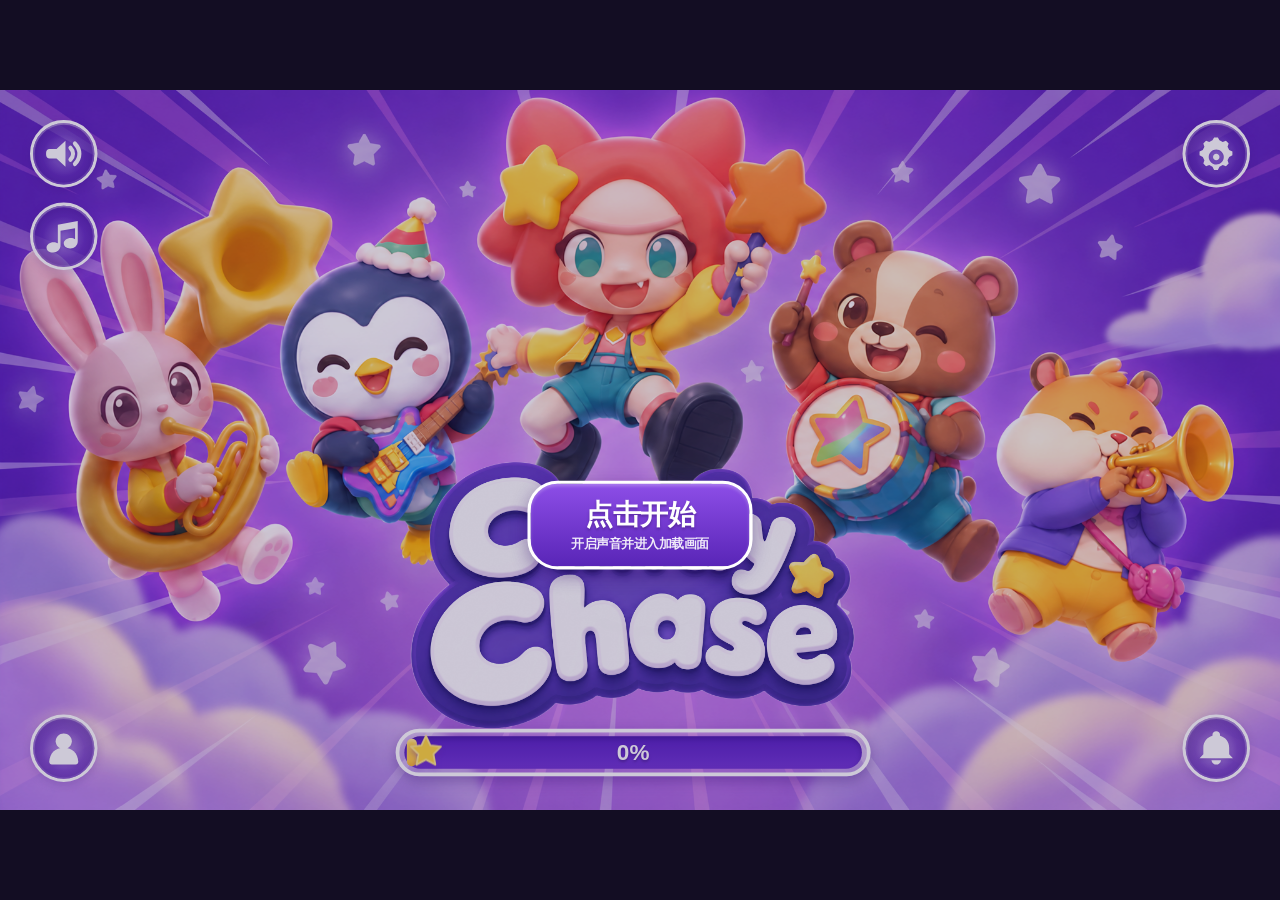
<file: games/candy-chase/index.html>
<!doctype html>
<html lang="zh-CN">
  <head>
    <meta charset="UTF-8" />
    <meta name="viewport" content="width=device-width, initial-scale=1.0" />
    <link rel="icon" href="data:," />
    <title>角色选择</title>
    <script type="module" crossorigin src="/games/candy-chase/assets/app-bNz7AKC-.js"></script>
    <link rel="modulepreload" crossorigin href="/games/candy-chase/assets/media-Cp8gkqWw.js">
    <link rel="stylesheet" crossorigin href="/games/candy-chase/assets/app-CHdUl5Gr.css">
  </head>
  <body>
    <div id="root"></div>
  </body>
</html>
</file>
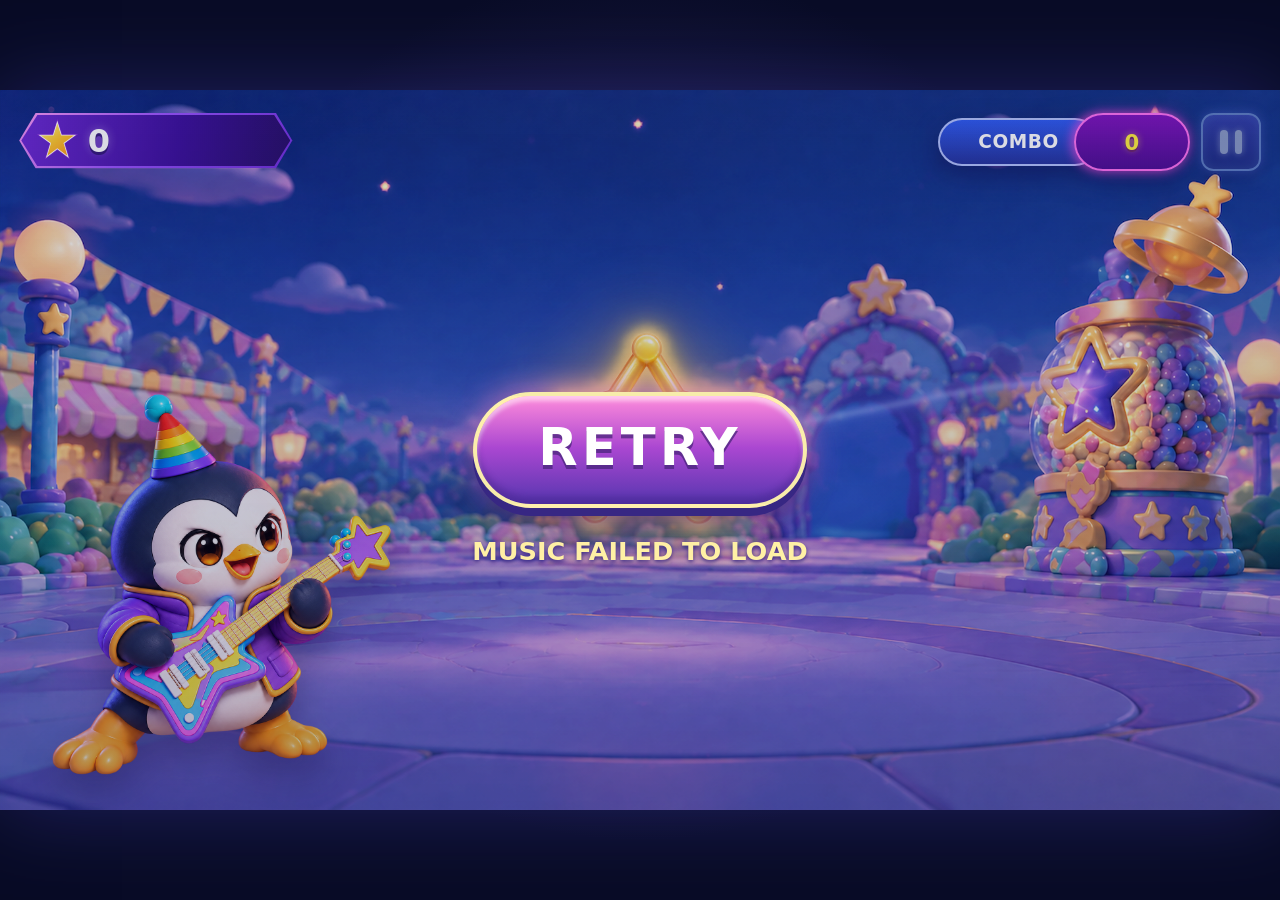
<file: games/candy-chase/rhythm-game/index.html>
<!doctype html>
<html lang="zh-CN">
<head>
  <meta charset="utf-8">
  <meta name="viewport" content="width=device-width, initial-scale=1">
  <meta name="color-scheme" content="dark">
  <title>Candy Rhythm</title>
  <link rel="stylesheet" href="styles.css?v=7">
  <link rel="stylesheet" href="magic-attack-d.css?v=3">
  <link rel="stylesheet" href="countdown-assets.css?v=1">
</head>
<body>
  <main class="game-shell" aria-label="Candy rhythm game">
    <section id="gameStage" class="game-stage" aria-label="Rhythm game stage">
      <audio
        id="gameBgm"
        preload="auto"
        src="assets/audio/game-bgm.m4a"
        aria-hidden="true"
      ></audio>

      <img
        class="scene-background"
        src="assets/backgrounds/game-background.png"
        alt=""
        draggable="false"
      >

      <svg
        class="track-layer"
        viewBox="0 0 2048 1152"
        preserveAspectRatio="none"
        aria-hidden="true"
      >
        <defs>
          <linearGradient id="bladeBodyGradient" x1="-150" y1="0" x2="150" y2="0" gradientUnits="userSpaceOnUse">
            <stop offset="0" stop-color="#b76cff" stop-opacity="0.06" />
            <stop offset="0.52" stop-color="#8b8cff" stop-opacity="0.16" />
            <stop offset="0.82" stop-color="#8deaff" stop-opacity="0.3" />
            <stop offset="1" stop-color="#f4ffff" stop-opacity="0.68" />
          </linearGradient>
          <linearGradient id="trackGradient" x1="1" y1="0" x2="0" y2="0">
            <stop offset="0" stop-color="#d18aff" stop-opacity="0.98" />
            <stop offset="0.46" stop-color="#778cff" stop-opacity="0.98" />
            <stop offset="1" stop-color="#c6f8ff" stop-opacity="1" />
          </linearGradient>
          <filter id="trackGlow" x="-30%" y="-150%" width="160%" height="400%">
            <feGaussianBlur stdDeviation="17" />
          </filter>
          <filter id="trackMiddleGlow" x="-30%" y="-150%" width="160%" height="400%">
            <feGaussianBlur stdDeviation="6" />
          </filter>
          <filter id="trackInnerGlow" x="-30%" y="-150%" width="160%" height="400%">
            <feGaussianBlur stdDeviation="3.2" />
          </filter>
        </defs>

        <path
          class="track-halo"
              d="M 1765 470 C 1545 445 1310 565 1035 545"
        />
        <path
          id="travelPath"
          class="track-core"
          d="M 1765 470 C 1545 445 1310 565 1035 545"
        />
        <path
          class="track-flow"
          d="M 1765 470 C 1545 445 1310 565 1035 545"
        />
        <g class="track-sparkles">
          <g transform="translate(1668 469)" style="--sparkle-delay: -0.2s; --sparkle-duration: 2.1s">
            <path class="track-sparkle" d="M 0 -12 C 2 -3 3 -2 12 0 C 3 2 2 3 0 12 C -2 3 -3 2 -12 0 C -3 -2 -2 -3 0 -12 Z" />
          </g>
          <g transform="translate(1555 477)" style="--sparkle-delay: -1.35s; --sparkle-duration: 2.4s">
            <path class="track-sparkle track-sparkle-small" d="M 0 -12 C 2 -3 3 -2 12 0 C 3 2 2 3 0 12 C -2 3 -3 2 -12 0 C -3 -2 -2 -3 0 -12 Z" />
          </g>
          <g transform="translate(1440 506)" style="--sparkle-delay: -0.75s; --sparkle-duration: 2.25s">
            <path class="track-sparkle" d="M 0 -12 C 2 -3 3 -2 12 0 C 3 2 2 3 0 12 C -2 3 -3 2 -12 0 C -3 -2 -2 -3 0 -12 Z" />
          </g>
          <g transform="translate(1322 532)" style="--sparkle-delay: -1.8s; --sparkle-duration: 2.5s">
            <path class="track-sparkle track-sparkle-small" d="M 0 -12 C 2 -3 3 -2 12 0 C 3 2 2 3 0 12 C -2 3 -3 2 -12 0 C -3 -2 -2 -3 0 -12 Z" />
          </g>
          <g transform="translate(1202 548)" style="--sparkle-delay: -0.45s; --sparkle-duration: 2.3s">
            <path class="track-sparkle" d="M 0 -12 C 2 -3 3 -2 12 0 C 3 2 2 3 0 12 C -2 3 -3 2 -12 0 C -3 -2 -2 -3 0 -12 Z" />
          </g>
          <g transform="translate(1090 549)" style="--sparkle-delay: -1.15s; --sparkle-duration: 2.2s">
            <path class="track-sparkle track-sparkle-small" d="M 0 -12 C 2 -3 3 -2 12 0 C 3 2 2 3 0 12 C -2 3 -3 2 -12 0 C -3 -2 -2 -3 0 -12 Z" />
          </g>
        </g>
      </svg>

      <div id="notesLayer" class="notes-layer" aria-hidden="true"></div>

      <div id="hitTarget" class="hit-target" aria-label="Hit target">
        <img
          src="assets/ui/judge-point.png"
          alt=""
          draggable="false"
        >
      </div>

      <div id="characterLayer" class="character-layer" aria-hidden="true">
        <img
          id="characterIdle"
          class="character-frame is-active"
          src="assets/characters/penguin-idle.png"
          alt=""
          draggable="false"
        >
        <img
          id="characterHit"
          class="character-frame"
          src="assets/characters/penguin-success.png"
          alt=""
          draggable="false"
        >
        <img
          id="characterMiss"
          class="character-frame"
          src="assets/characters/penguin-miss.png"
          alt=""
          draggable="false"
        >
      </div>


      <header class="hud" aria-live="polite">
        <div class="hud-score-panel">
          <span class="hud-score-star" aria-hidden="true"></span>
          <strong id="scoreValue" class="hud-score-value">0</strong>
        </div>
        <div class="hud-controls">
          <div class="hud-combo-group">
            <span class="hud-combo-label-panel">COMBO</span>
            <strong id="comboValue" class="hud-combo-value-panel">0</strong>
          </div>
          <button
            id="pauseButton"
            class="hud-pause-button"
            type="button"
            aria-label="Pause game"
            aria-pressed="false"
            disabled
          >
            <span class="pause-glyph" aria-hidden="true"></span>
          </button>
        </div>
      </header>

      <div
        id="rhythmProgressHud"
        class="rhythm-progress-hud"
        aria-label="Music progress and current grade"
        hidden
      >
        <div id="ratingStars" class="rating-stars" role="img" aria-label="Current grade: 0 of 5 stars">
          <span class="rating-star" data-rating-star aria-hidden="true"></span>
          <span class="rating-star" data-rating-star aria-hidden="true"></span>
          <span class="rating-star" data-rating-star aria-hidden="true"></span>
          <span class="rating-star" data-rating-star aria-hidden="true"></span>
          <span class="rating-star" data-rating-star aria-hidden="true"></span>
        </div>
        <div
          id="musicProgress"
          class="music-progress"
          role="progressbar"
          aria-label="Music progress"
          aria-valuemin="0"
          aria-valuemax="100"
          aria-valuenow="0"
        >
          <span id="musicProgressFill" class="music-progress-fill"></span>
        </div>
      </div>

      <div id="judgementText" class="judgement-text" aria-live="assertive">
        <img id="judgementImage" class="judgement-image" alt="" draggable="false" />
      </div>
      <div id="countdown" class="countdown" aria-live="assertive" hidden>3</div>

      <section id="startOverlay" class="screen-overlay start-overlay">
        <button id="startButton" class="primary-button" type="button" disabled>START</button>
        <p id="audioLoadError" class="audio-load-error" role="alert" hidden>MUSIC FAILED TO LOAD</p>
      </section>

      <section id="resultOverlay" class="screen-overlay result-overlay" hidden aria-label="Game result">
        <div class="result-card">
          <p class="result-kicker">RESULT</p>
          <p class="result-row"><span>SCORE</span><strong id="resultScore">000000</strong></p>
          <p class="result-row"><span>MAX COMBO</span><strong id="resultCombo">0</strong></p>
          <button id="restartButton" class="primary-button" type="button">RESTART</button>
        </div>
      </section>

      <section id="audioRecoveryOverlay" class="screen-overlay" hidden aria-label="Audio recovery">
        <div class="pause-card">
          <p id="audioRecoveryMessage" class="result-kicker" role="alert">点击继续播放</p>
          <button id="audioRecoveryButton" class="primary-button" type="button">点击继续播放</button>
        </div>
      </section>

      <section id="pauseOverlay" class="screen-overlay pause-overlay" hidden aria-label="Game paused">
        <div class="pause-card">
          <p class="result-kicker">PAUSED</p>
          <button id="resumeButton" class="primary-button" type="button">RESUME</button>
        </div>
      </section>
    </section>
  </main>

  <script src="game-core.js"></script>
  <script src="game-chart.js"></script>
  <script src="audio-clock.js"></script>
  <script src="embed-bridge.js"></script>
  <script src="app.js?v=5"></script>
  <script src="magic-attack-d.js?v=9"></script>
  <script src="countdown-assets.js?v=1"></script>
</body>
</html>
</file>
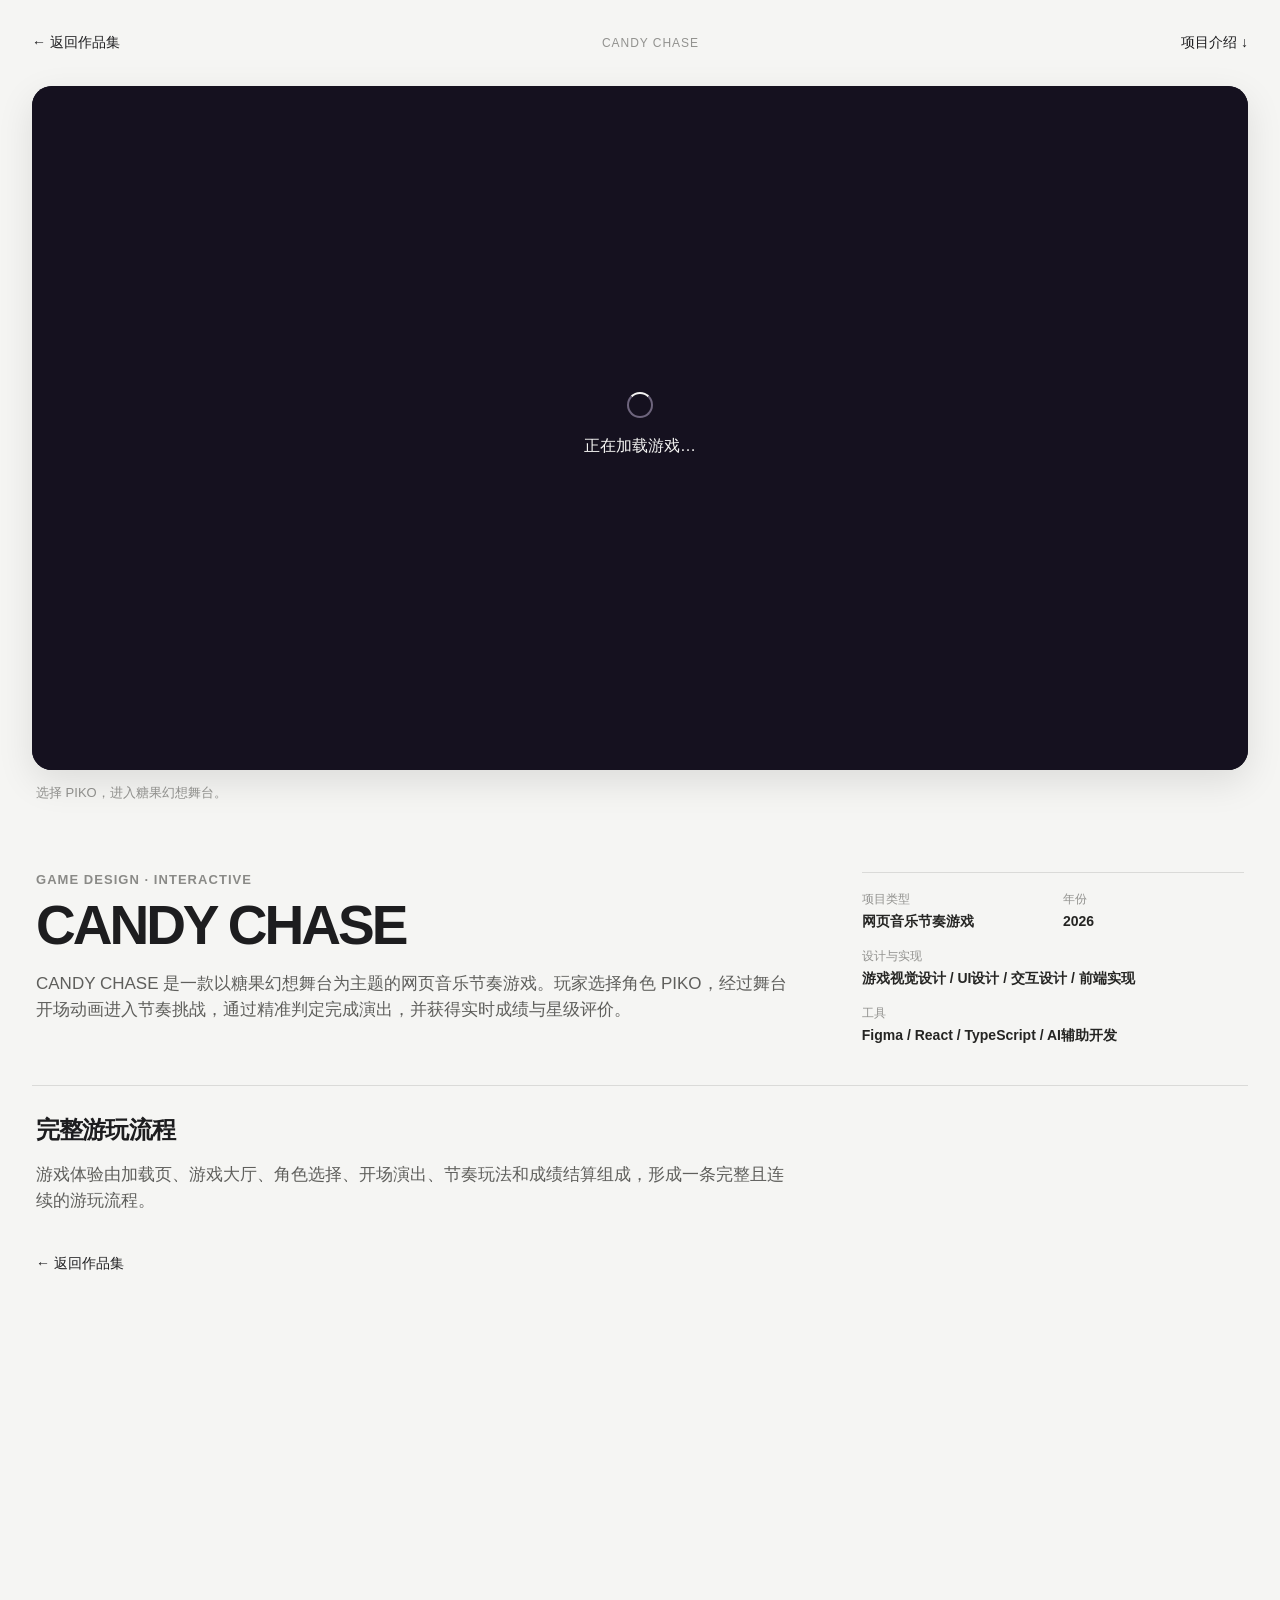
<file: candy-chase.html>
<!doctype html>
<html lang="zh-CN">
  <head>
    <meta charset="UTF-8">
    <meta name="viewport" content="width=device-width, initial-scale=1.0">
    <meta name="description" content="CANDY CHASE 网页音乐节奏游戏：游戏视觉设计、UI设计、交互设计与前端实现。">
    <link rel="icon" href="data:,">
    <link rel="stylesheet" href="./candy-chase-case.css">
    <script src="./candy-chase-case.js" defer></script>
    <title>CANDY CHASE · 网页音乐节奏游戏</title>
  </head>
  <body>
    <main class="candy-case">
      <nav class="candy-case-nav" aria-label="案例导航">
        <a href="./#candy-chase-feature" data-return-portfolio>← 返回作品集</a>
        <span>CANDY CHASE</span>
        <a href="#intro" data-scroll-intro>项目介绍 ↓</a>
      </nav>

      <section id="play" class="candy-case-play" aria-label="CANDY CHASE 游戏试玩">
        <div class="candy-game-shell" data-game-shell data-game-state="loading">
          <iframe title="CANDY CHASE 可试玩游戏" allow="autoplay; fullscreen" allowfullscreen></iframe>
          <div class="candy-game-message" data-game-loading role="status">
            <span class="candy-game-spinner" aria-hidden="true"></span>
            <p>正在加载游戏…</p>
          </div>
          <div class="candy-game-message" data-game-error role="alert" hidden>
            <p>游戏暂时未能加载</p>
            <div class="candy-game-actions">
              <button type="button" data-game-retry>重新加载</button>
              <a href="./#candy-chase-feature" data-return-portfolio>返回作品集</a>
            </div>
          </div>
          <div class="candy-game-mobile" data-game-mobile hidden>
            <p>建议使用电脑体验完整游戏</p>
            <a href="#intro" data-scroll-intro>查看项目介绍 ↓</a>
          </div>
        </div>
        <noscript><p class="candy-case-note">请启用 JavaScript 加载游戏。<a href="./#candy-chase-feature">返回作品集</a></p></noscript>
        <p class="candy-case-note">选择 PIKO，进入糖果幻想舞台。</p>
      </section>

      <section id="intro" class="candy-case-intro" aria-labelledby="candy-case-title">
        <div class="project-case-summary">
          <div>
            <p class="project-case-kicker">GAME DESIGN · INTERACTIVE</p>
            <h1 id="candy-case-title" class="project-case-title">CANDY CHASE</h1>
            <p class="project-case-description">CANDY CHASE 是一款以糖果幻想舞台为主题的网页音乐节奏游戏。玩家选择角色 PIKO，经过舞台开场动画进入节奏挑战，通过精准判定完成演出，并获得实时成绩与星级评价。</p>
          </div>
          <dl class="project-case-facts">
            <div><dt>项目类型</dt><dd>网页音乐节奏游戏</dd></div>
            <div><dt>年份</dt><dd>2026</dd></div>
            <div class="candy-case-fact-wide"><dt>设计与实现</dt><dd>游戏视觉设计 / UI设计 / 交互设计 / 前端实现</dd></div>
            <div class="candy-case-fact-wide"><dt>工具</dt><dd>Figma / React / TypeScript / AI辅助开发</dd></div>
          </dl>
        </div>
        <div class="candy-case-flow">
          <h2>完整游玩流程</h2>
          <p>游戏体验由加载页、游戏大厅、角色选择、开场演出、节奏玩法和成绩结算组成，形成一条完整且连续的游玩流程。</p>
        </div>
        <a class="candy-case-footer-link" href="./#candy-chase-feature" data-return-portfolio>← 返回作品集</a>
      </section>
    </main>
  </body>
</html>
</file>
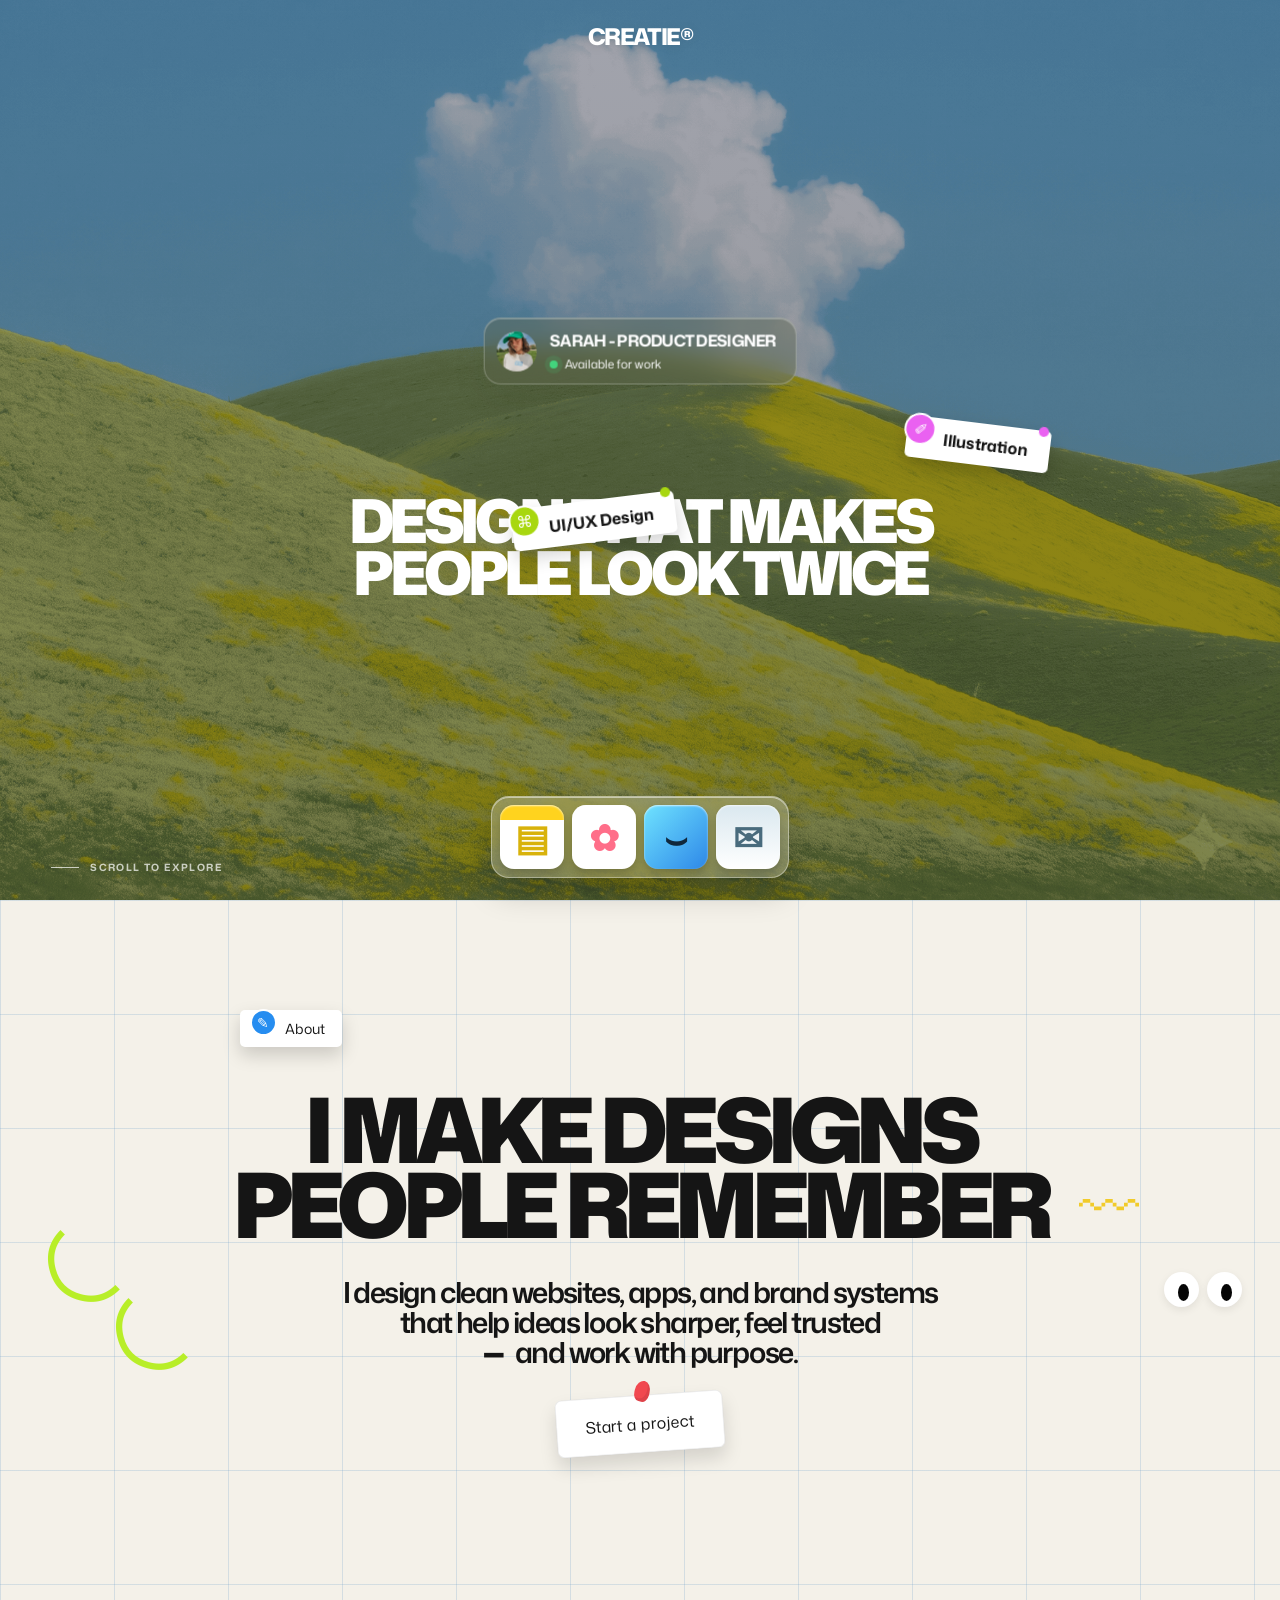
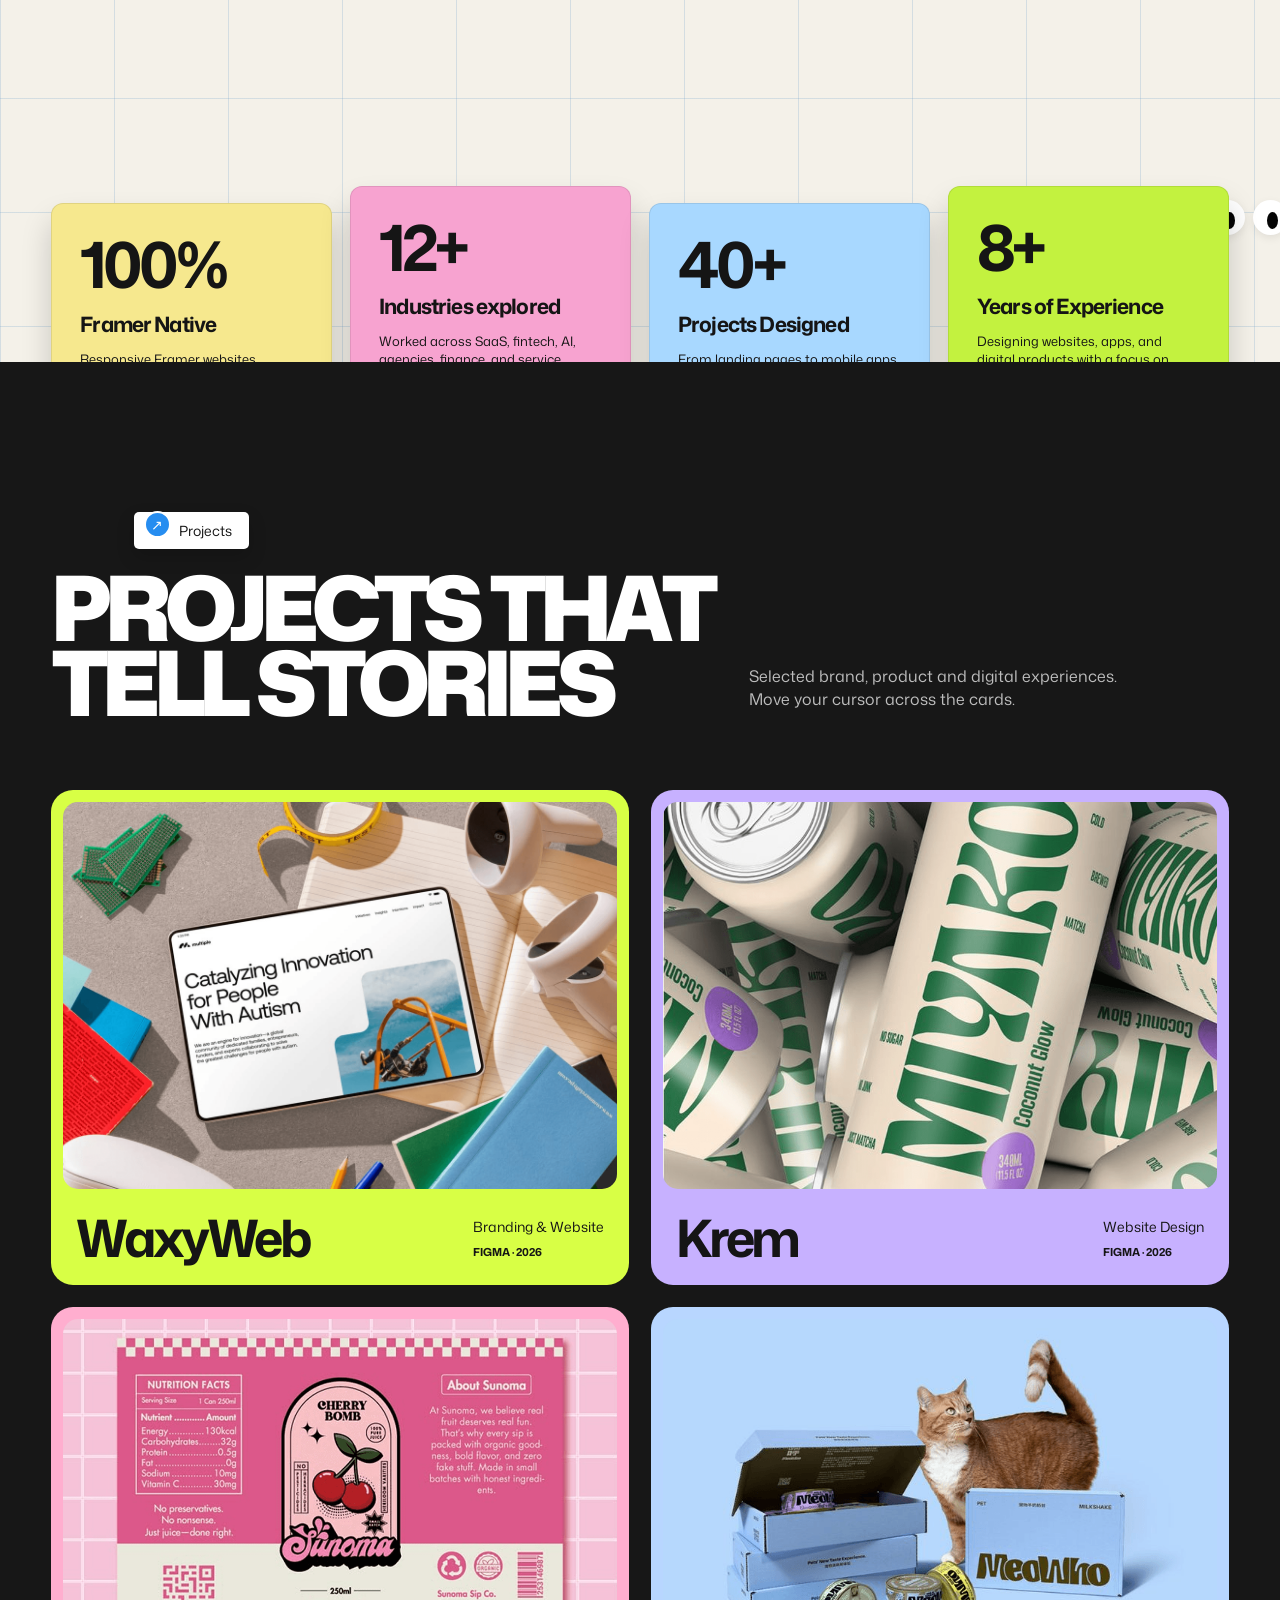
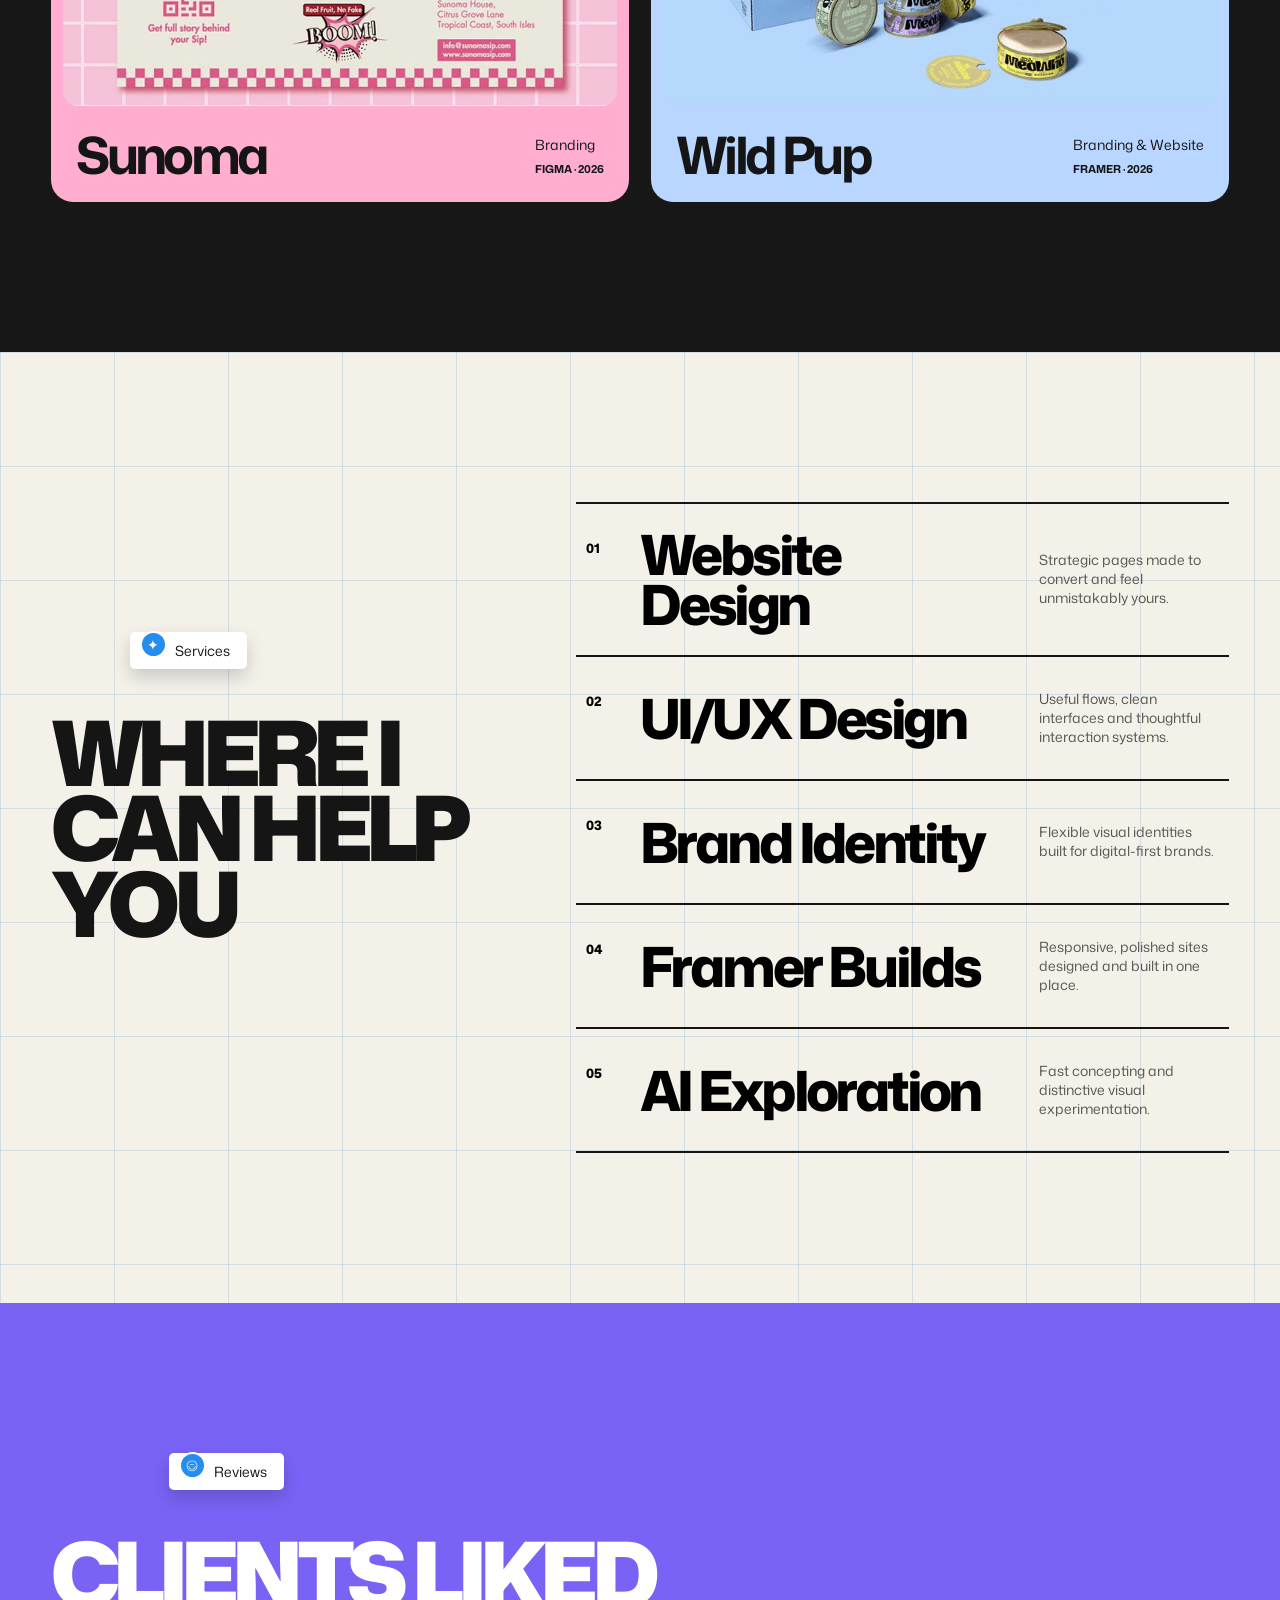
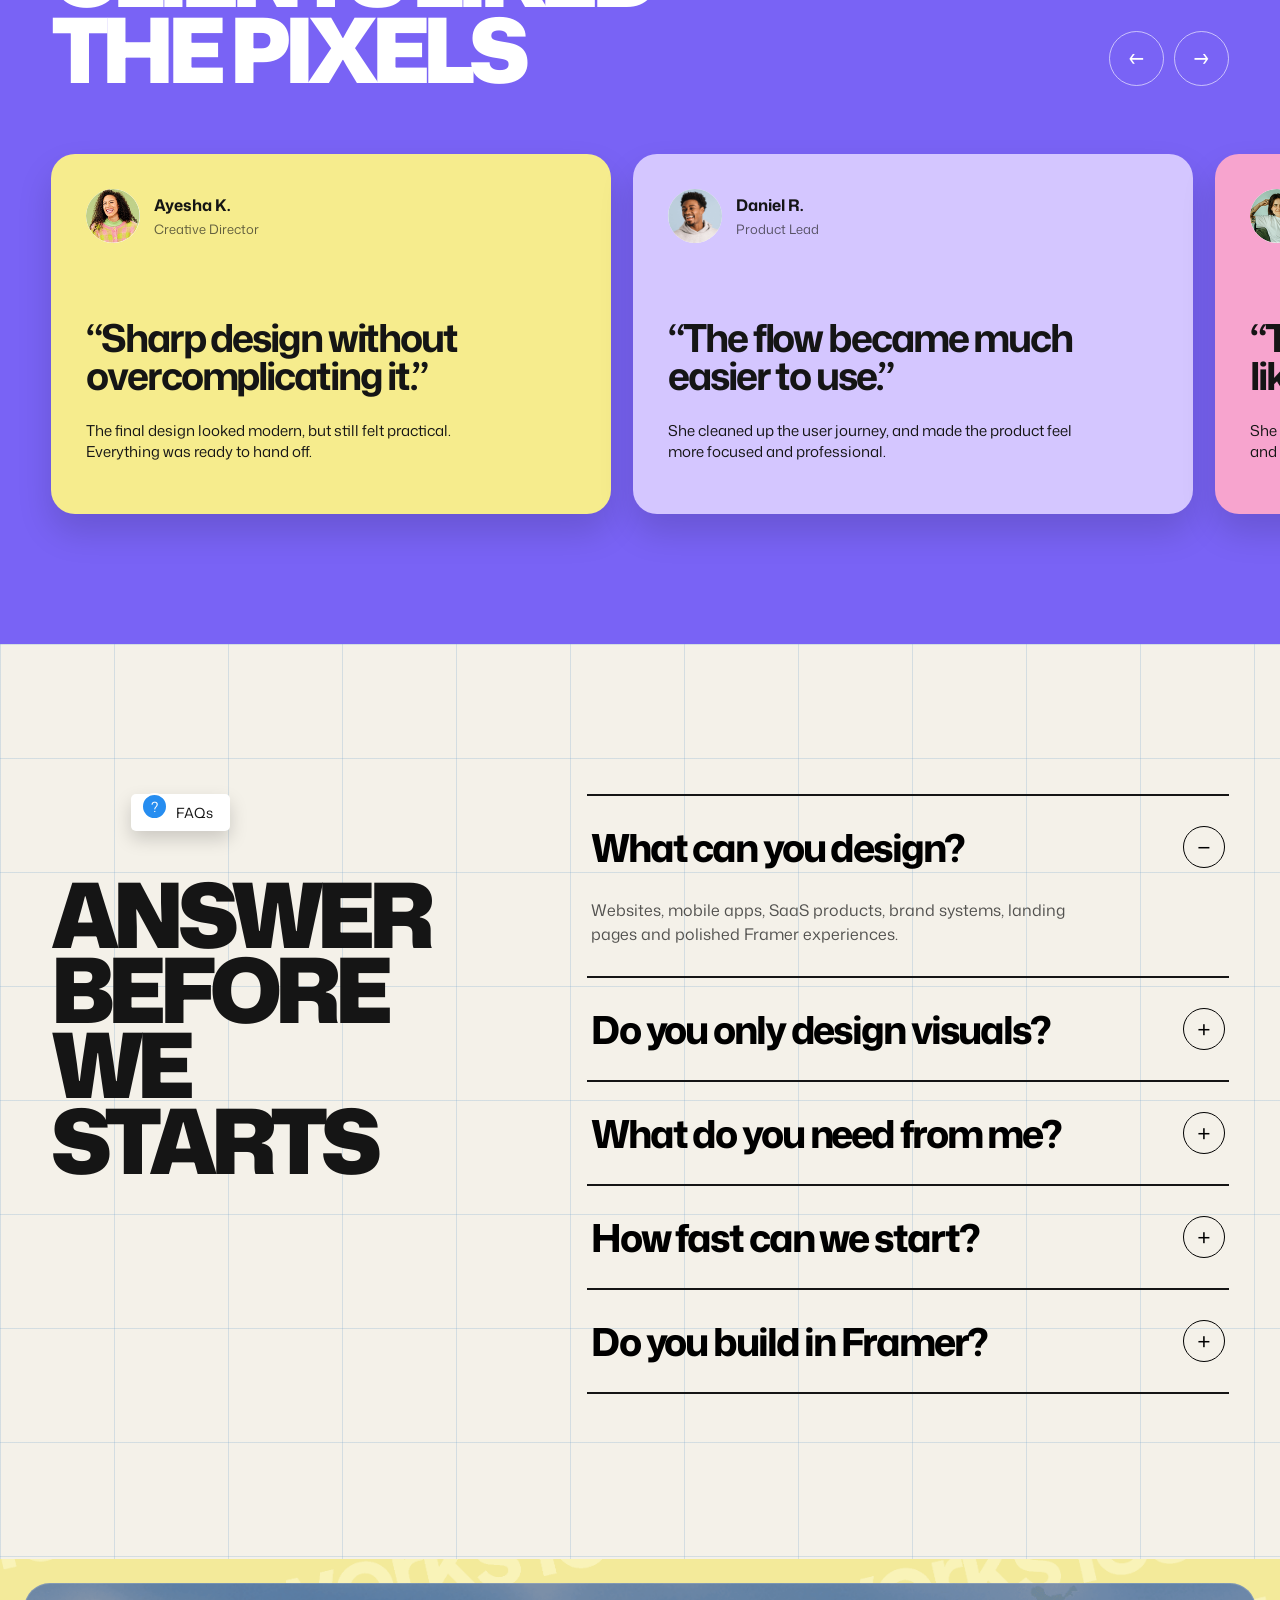
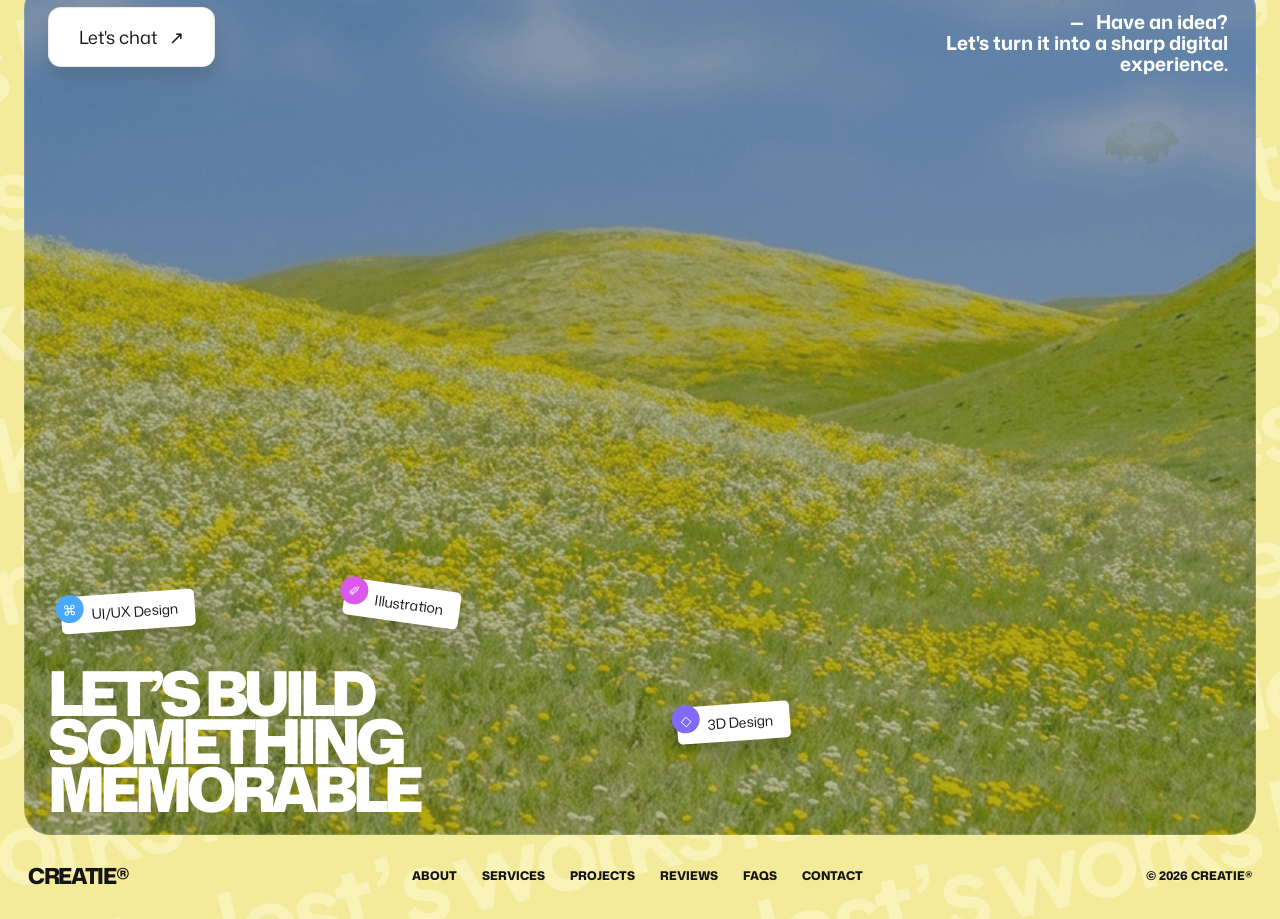
<file: index-handcrafted.html>
<!doctype html>
<html lang="en">
<head>
  <meta charset="UTF-8">
  <meta name="viewport" content="width=device-width, initial-scale=1, viewport-fit=cover">
  <meta name="description" content="Creatie® — creative designer portfolio">
  <title>Creatie® – Creative Designer Portfolio</title>
  <link rel="icon" href="assets/iamnT5AMymgEVyGvm02suRMOSY.png">
  <link rel="preconnect" href="https://fonts.googleapis.com">
  <link rel="preconnect" href="https://fonts.gstatic.com" crossorigin>
  <link href="https://fonts.googleapis.com/css2?family=Mona+Sans:ital,wght@0,400;0,500;0,600;0,700;0,800;0,900;1,600;1,800&display=swap" rel="stylesheet">
  <link rel="stylesheet" href="styles.css">
</head>
<body>
  <div class="progress" aria-hidden="true"><span></span></div>

  <nav class="nav" aria-label="Main navigation">
    <a class="nav-logo" href="#hero" aria-label="Creatie home">CREATIE®</a>
    <button class="menu-button" type="button" aria-expanded="false" aria-controls="mobileMenu">
      <span></span><span></span>
      <b>MENU</b>
    </button>
    <div class="mobile-menu" id="mobileMenu">
      <a href="#about">About</a>
      <a href="#project">Projects</a>
      <a href="#services">Services</a>
      <a href="#reviews">Reviews</a>
      <a href="#faqs">FAQs</a>
      <a href="#footer">Contact</a>
    </div>
  </nav>

  <main>
    <section class="hero" id="hero" aria-labelledby="heroTitle">
      <div class="hero-shade"></div>
      <div class="hero-content">
        <div class="profile-card reveal">
          <img src="assets/E7f79nEDRGzDCkhH5mlarA7cSg.png" alt="Sarah, product designer">
          <div>
            <strong>SARAH - PRODUCT DESIGNER</strong>
            <span><i></i>Available for work</span>
          </div>
        </div>

        <h1 id="heroTitle" class="hero-title split-lines">
          <span>DESIGN THAT MAKES</span>
          <span>PEOPLE LOOK TWICE</span>
        </h1>

        <div class="sticker sticker-ui" data-float="-0.35">
          <span>⌘</span><b>UI/UX Design</b><i></i>
        </div>
        <div class="sticker sticker-ill" data-float="0.28">
          <span>✐</span><b>Illustration</b><i></i>
        </div>
        <div class="sticker sticker-3d" data-float="0.5">
          <span>◇</span><b>3D Design</b><i></i>
        </div>
      </div>
      <div class="scroll-cue"><span></span>SCROLL TO EXPLORE</div>
    </section>

    <section class="about paper-grid" id="about" aria-labelledby="aboutTitle">
      <div class="section-label reveal"><span>✎</span>About</div>
      <div class="about-copy">
        <h2 id="aboutTitle" class="display reveal">I MAKE DESIGNS<br>PEOPLE REMEMBER</h2>
        <p class="lead reveal">I design clean websites, apps, and brand systems<br>that help ideas look sharper, feel trusted<br><b>—</b> and work with purpose.</p>
        <a class="pin-button magnetic" href="#footer"><span></span>Start a project</a>
      </div>

      <div class="scribble scribble-a" aria-hidden="true">◡◡</div>
      <div class="scribble scribble-b" aria-hidden="true">〰</div>
      <div class="eyes eyes-a" aria-hidden="true"><i></i><i></i></div>
      <div class="eyes eyes-b" aria-hidden="true"><i></i><i></i></div>

      <div class="stats" aria-label="Experience statistics">
        <article class="stat stat-yellow reveal tilt-card">
          <strong>100%</strong><h3>Framer Native</h3>
          <p>Responsive Framer websites designed, built, and published.</p>
        </article>
        <article class="stat stat-pink reveal tilt-card">
          <strong>12+</strong><h3>Industries explored</h3>
          <p>Worked across SaaS, fintech, AI, agencies, finance, and service businesses.</p>
        </article>
        <article class="stat stat-blue reveal tilt-card">
          <strong>40+</strong><h3>Projects Designed</h3>
          <p>From landing pages to mobile apps and complete website experiences.</p>
        </article>
        <article class="stat stat-lime reveal tilt-card">
          <strong>8+</strong><h3>Years of Experience</h3>
          <p>Designing websites, apps, and digital products with a focus on usability.</p>
        </article>
      </div>
    </section>

    <section class="projects" id="project" aria-labelledby="projectTitle">
      <div class="projects-head">
        <div class="section-label light reveal"><span>↗</span>Projects</div>
        <h2 id="projectTitle" class="display light reveal">PROJECTS THAT<br>TELL STORIES</h2>
        <p class="reveal">Selected brand, product and digital experiences.<br>Move your cursor across the cards.</p>
      </div>
      <div class="project-grid">
        <article class="project-card reveal" data-color="#d8ff45">
          <a href="#footer" aria-label="View WaxyWeb case study">
            <div class="project-media"><img src="assets/znXqFkx9LjehWSq2WfUEh4LPy5U.png" alt="WaxyWeb interface presentation"></div>
            <div class="project-meta"><h3>WaxyWeb</h3><span>Branding & Website</span><b>Figma · 2026</b></div>
          </a>
        </article>
        <article class="project-card reveal" data-color="#c7b1ff">
          <a href="#footer" aria-label="View Krem case study">
            <div class="project-media"><img src="assets/VKPor4uuQ8BvuS83XQkWUvyrE.png" alt="Krem beverage packaging"></div>
            <div class="project-meta"><h3>Krem</h3><span>Website Design</span><b>Figma · 2026</b></div>
          </a>
        </article>
        <article class="project-card reveal" data-color="#ffaecf">
          <a href="#footer" aria-label="View Sunoma case study">
            <div class="project-media"><img src="assets/qUPvJEOwepRQhRhXI9X3l29I8lo.png" alt="Sunoma cherry drink branding"></div>
            <div class="project-meta"><h3>Sunoma</h3><span>Branding</span><b>Figma · 2026</b></div>
          </a>
        </article>
        <article class="project-card reveal" data-color="#b8d6ff">
          <a href="#footer" aria-label="View Wild Pup case study">
            <div class="project-media"><img src="assets/mSI7LV77J40dqjsbbhkxwDkZTYI.png" alt="Wild Pup packaging and cat"></div>
            <div class="project-meta"><h3>Wild Pup</h3><span>Branding & Website</span><b>Framer · 2026</b></div>
          </a>
        </article>
      </div>
      <div class="cursor-bubble" aria-hidden="true">VIEW<br>CASE</div>
    </section>

    <section class="services paper-grid" id="services" aria-labelledby="servicesTitle">
      <div class="services-title">
        <div class="section-label reveal"><span>✦</span>Services</div>
        <h2 id="servicesTitle" class="display reveal">WHERE I<br>CAN HELP YOU</h2>
      </div>
      <div class="services-list">
        <button type="button" data-index="01"><span>Website Design</span><i>Strategic pages made to convert and feel unmistakably yours.</i></button>
        <button type="button" data-index="02"><span>UI/UX Design</span><i>Useful flows, clean interfaces and thoughtful interaction systems.</i></button>
        <button type="button" data-index="03"><span>Brand Identity</span><i>Flexible visual identities built for digital-first brands.</i></button>
        <button type="button" data-index="04"><span>Framer Builds</span><i>Responsive, polished sites designed and built in one place.</i></button>
        <button type="button" data-index="05"><span>AI Exploration</span><i>Fast concepting and distinctive visual experimentation.</i></button>
      </div>
    </section>

    <section class="reviews" id="reviews" aria-labelledby="reviewsTitle">
      <div class="reviews-top">
        <div class="section-label light reveal"><span>☺</span>Reviews</div>
        <h2 id="reviewsTitle" class="display light reveal">CLIENTS LIKED<br>THE PIXELS</h2>
        <div class="slider-controls">
          <button class="review-prev" type="button" aria-label="Previous review">←</button>
          <button class="review-next" type="button" aria-label="Next review">→</button>
        </div>
      </div>
      <div class="review-viewport">
        <div class="review-track">
          <article class="review-card yellow">
            <header><img src="assets/wLBoJ9BCkRs3UCkjTtmfCK1rkE0.png" alt=""><div><b>Ayesha K.</b><span>Creative Director</span></div></header>
            <h3>“Sharp design without overcomplicating it.”</h3>
            <p>The final design looked modern, but still felt practical. Everything was ready to hand off.</p>
          </article>
          <article class="review-card lilac">
            <header><img src="assets/oUYOOcFyMLi5tQv0nH3fsUrpzSY.png" alt=""><div><b>Daniel R.</b><span>Product Lead</span></div></header>
            <h3>“The flow became much easier to use.”</h3>
            <p>She cleaned up the user journey, and made the product feel more focused and professional.</p>
          </article>
          <article class="review-card pink">
            <header><img src="assets/WNqYeGrXB91V12UZQxEg25Buuw.png" alt=""><div><b>Sarah M.</b><span>Founder</span></div></header>
            <h3>“The website finally feels like our brand.”</h3>
            <p>She turned our idea into a polished website that felt premium and easy to understand.</p>
          </article>
        </div>
      </div>
    </section>

    <section class="faqs paper-grid" id="faqs" aria-labelledby="faqTitle">
      <div class="faq-title">
        <div class="section-label reveal"><span>?</span>FAQs</div>
        <h2 id="faqTitle" class="display reveal">ANSWER BEFORE<br>WE STARTS</h2>
      </div>
      <div class="accordion">
        <article class="faq-item open">
          <button type="button" aria-expanded="true"><span>What can you design?</span><i>−</i></button>
          <div class="faq-answer"><p>Websites, mobile apps, SaaS products, brand systems, landing pages and polished Framer experiences.</p></div>
        </article>
        <article class="faq-item">
          <button type="button" aria-expanded="false"><span>Do you only design visuals?</span><i>+</i></button>
          <div class="faq-answer"><p>No. I shape information, flows, hierarchy and interaction before styling the final interface.</p></div>
        </article>
        <article class="faq-item">
          <button type="button" aria-expanded="false"><span>What do you need from me?</span><i>+</i></button>
          <div class="faq-answer"><p>A clear goal, the essential content, any existing brand assets, and quick feedback during key checkpoints.</p></div>
        </article>
        <article class="faq-item">
          <button type="button" aria-expanded="false"><span>How fast can we start?</span><i>+</i></button>
          <div class="faq-answer"><p>Most focused projects can begin within one to two weeks after scope and timing are agreed.</p></div>
        </article>
        <article class="faq-item">
          <button type="button" aria-expanded="false"><span>Do you build in Framer?</span><i>+</i></button>
          <div class="faq-answer"><p>Yes. I can design, build, optimize and publish the complete responsive website in Framer.</p></div>
        </article>
      </div>
    </section>

    <footer class="footer" id="footer">
      <div class="footer-scene">
        <a class="chat-button magnetic" href="mailto:hello@creatie.design">Let's chat <span>↗</span></a>
        <p class="footer-pitch"><b>—</b> Have an idea?<br>Let's turn it into a sharp digital<br>experience.</p>
        <div class="footer-sticker footer-ui"><span>⌘</span>UI/UX Design</div>
        <div class="footer-sticker footer-ill"><span>✐</span>Illustration</div>
        <div class="footer-sticker footer-3d"><span>◇</span>3D Design</div>
        <h2 class="footer-title">LET’S BUILD<br>SOMETHING<br>MEMORABLE</h2>
      </div>
      <div class="footer-nav">
        <a class="footer-logo" href="#hero">CREATIE®</a>
        <div>
          <a href="#about">ABOUT</a><a href="#services">SERVICES</a><a href="#project">PROJECTS</a>
          <a href="#reviews">REVIEWS</a><a href="#faqs">FAQS</a><a href="#footer">CONTACT</a>
        </div>
        <p>© 2026 CREATIE®</p>
      </div>
    </footer>
  </main>

  <div class="dock" aria-label="Quick section navigation">
    <a href="#about" aria-label="About"><span class="dock-note">▤</span><b>About</b></a>
    <a href="#project" aria-label="Projects"><span class="dock-flower">✿</span><b>Projects</b></a>
    <a href="#services" aria-label="Services"><span class="dock-face">⌣</span><b>Services</b></a>
    <a href="#footer" aria-label="Contact"><span class="dock-mail">✉</span><b>Contact</b></a>
  </div>

  <script src="app.js"></script>
</body>
</html>
</file>
<file: games/candy-chase/assets/app-CHdUl5Gr.css>
@font-face{font-family:Montserrat;font-style:normal;font-display:swap;font-weight:500;src:url(/games/candy-chase/assets/montserrat-cyrillic-ext-500-normal-11xBT7e1.woff2)format("woff2"),url(/games/candy-chase/assets/montserrat-cyrillic-ext-500-normal-DOzfAZ45.woff)format("woff");unicode-range:U+460-52F,U+1C80-1C8A,U+20B4,U+2DE0-2DFF,U+A640-A69F,U+FE2E-FE2F}@font-face{font-family:Montserrat;font-style:normal;font-display:swap;font-weight:500;src:url(/games/candy-chase/assets/montserrat-cyrillic-500-normal-T0SG181k.woff2)format("woff2"),url(/games/candy-chase/assets/montserrat-cyrillic-500-normal-CyGtXmN9.woff)format("woff");unicode-range:U+301,U+400-45F,U+490-491,U+4B0-4B1,U+2116}@font-face{font-family:Montserrat;font-style:normal;font-display:swap;font-weight:500;src:url(/games/candy-chase/assets/montserrat-vietnamese-500-normal-NT-t8RG1.woff2)format("woff2"),url(/games/candy-chase/assets/montserrat-vietnamese-500-normal-DpeZlV_K.woff)format("woff");unicode-range:U+102-103,U+110-111,U+128-129,U+168-169,U+1A0-1A1,U+1AF-1B0,U+300-301,U+303-304,U+308-309,U+323,U+329,U+1EA0-1EF9,U+20AB}@font-face{font-family:Montserrat;font-style:normal;font-display:swap;font-weight:500;src:url(/games/candy-chase/assets/montserrat-latin-ext-500-normal-BKtbrd6n.woff2)format("woff2"),url(/games/candy-chase/assets/montserrat-latin-ext-500-normal-DWPqqZgs.woff)format("woff");unicode-range:U+100-2BA,U+2BD-2C5,U+2C7-2CC,U+2CE-2D7,U+2DD-2FF,U+304,U+308,U+329,U+1D00-1DBF,U+1E00-1E9F,U+1EF2-1EFF,U+2020,U+20A0-20AB,U+20AD-20C0,U+2113,U+2C60-2C7F,U+A720-A7FF}@font-face{font-family:Montserrat;font-style:normal;font-display:swap;font-weight:500;src:url(/games/candy-chase/assets/montserrat-latin-500-normal-DRFEGfly.woff2)format("woff2"),url(/games/candy-chase/assets/montserrat-latin-500-normal-Dok2oTci.woff)format("woff");unicode-range:U+??,U+131,U+152-153,U+2BB-2BC,U+2C6,U+2DA,U+2DC,U+304,U+308,U+329,U+2000-206F,U+20AC,U+2122,U+2191,U+2193,U+2212,U+2215,U+FEFF,U+FFFD}@font-face{font-family:Montserrat;font-style:normal;font-display:swap;font-weight:600;src:url(/games/candy-chase/assets/montserrat-cyrillic-ext-600-normal-BtBW-rpm.woff2)format("woff2"),url(/games/candy-chase/assets/montserrat-cyrillic-ext-600-normal-wReYPmz2.woff)format("woff");unicode-range:U+460-52F,U+1C80-1C8A,U+20B4,U+2DE0-2DFF,U+A640-A69F,U+FE2E-FE2F}@font-face{font-family:Montserrat;font-style:normal;font-display:swap;font-weight:600;src:url(/games/candy-chase/assets/montserrat-cyrillic-600-normal-CQEPC0hM.woff2)format("woff2"),url(/games/candy-chase/assets/montserrat-cyrillic-600-normal-DUglwBrH.woff)format("woff");unicode-range:U+301,U+400-45F,U+490-491,U+4B0-4B1,U+2116}@font-face{font-family:Montserrat;font-style:normal;font-display:swap;font-weight:600;src:url(/games/candy-chase/assets/montserrat-vietnamese-600-normal-DKe6qT_E.woff2)format("woff2"),url(/games/candy-chase/assets/montserrat-vietnamese-600-normal-SJ-HTWuM.woff)format("woff");unicode-range:U+102-103,U+110-111,U+128-129,U+168-169,U+1A0-1A1,U+1AF-1B0,U+300-301,U+303-304,U+308-309,U+323,U+329,U+1EA0-1EF9,U+20AB}@font-face{font-family:Montserrat;font-style:normal;font-display:swap;font-weight:600;src:url(/games/candy-chase/assets/montserrat-latin-ext-600-normal-DSkTqI9L.woff2)format("woff2"),url(/games/candy-chase/assets/montserrat-latin-ext-600-normal-CSDhkhgS.woff)format("woff");unicode-range:U+100-2BA,U+2BD-2C5,U+2C7-2CC,U+2CE-2D7,U+2DD-2FF,U+304,U+308,U+329,U+1D00-1DBF,U+1E00-1E9F,U+1EF2-1EFF,U+2020,U+20A0-20AB,U+20AD-20C0,U+2113,U+2C60-2C7F,U+A720-A7FF}@font-face{font-family:Montserrat;font-style:normal;font-display:swap;font-weight:600;src:url(/games/candy-chase/assets/montserrat-latin-600-normal-UVxSCcoG.woff2)format("woff2"),url(/games/candy-chase/assets/montserrat-latin-600-normal-CdhFl4lI.woff)format("woff");unicode-range:U+??,U+131,U+152-153,U+2BB-2BC,U+2C6,U+2DA,U+2DC,U+304,U+308,U+329,U+2000-206F,U+20AC,U+2122,U+2191,U+2193,U+2212,U+2215,U+FEFF,U+FFFD}@font-face{font-family:Montserrat;font-style:normal;font-display:swap;font-weight:800;src:url(/games/candy-chase/assets/montserrat-cyrillic-ext-800-normal-GOAQXnVZ.woff2)format("woff2"),url(/games/candy-chase/assets/montserrat-cyrillic-ext-800-normal-mB3PmEeV.woff)format("woff");unicode-range:U+460-52F,U+1C80-1C8A,U+20B4,U+2DE0-2DFF,U+A640-A69F,U+FE2E-FE2F}@font-face{font-family:Montserrat;font-style:normal;font-display:swap;font-weight:800;src:url(/games/candy-chase/assets/montserrat-cyrillic-800-normal-DDmpGQGC.woff2)format("woff2"),url(/games/candy-chase/assets/montserrat-cyrillic-800-normal-B_mUCQ9O.woff)format("woff");unicode-range:U+301,U+400-45F,U+490-491,U+4B0-4B1,U+2116}@font-face{font-family:Montserrat;font-style:normal;font-display:swap;font-weight:800;src:url(/games/candy-chase/assets/montserrat-vietnamese-800-normal-BDwqwvSG.woff2)format("woff2"),url(/games/candy-chase/assets/montserrat-vietnamese-800-normal-Chy8GRiB.woff)format("woff");unicode-range:U+102-103,U+110-111,U+128-129,U+168-169,U+1A0-1A1,U+1AF-1B0,U+300-301,U+303-304,U+308-309,U+323,U+329,U+1EA0-1EF9,U+20AB}@font-face{font-family:Montserrat;font-style:normal;font-display:swap;font-weight:800;src:url(/games/candy-chase/assets/montserrat-latin-ext-800-normal-BBvmbyWk.woff2)format("woff2"),url(/games/candy-chase/assets/montserrat-latin-ext-800-normal-Wjq_OapB.woff)format("woff");unicode-range:U+100-2BA,U+2BD-2C5,U+2C7-2CC,U+2CE-2D7,U+2DD-2FF,U+304,U+308,U+329,U+1D00-1DBF,U+1E00-1E9F,U+1EF2-1EFF,U+2020,U+20A0-20AB,U+20AD-20C0,U+2113,U+2C60-2C7F,U+A720-A7FF}@font-face{font-family:Montserrat;font-style:normal;font-display:swap;font-weight:800;src:url(/games/candy-chase/assets/montserrat-latin-800-normal-axpkC1rd.woff2)format("woff2"),url(/games/candy-chase/assets/montserrat-latin-800-normal-C3dfDxXV.woff)format("woff");unicode-range:U+??,U+131,U+152-153,U+2BB-2BC,U+2C6,U+2DA,U+2DC,U+304,U+308,U+329,U+2000-206F,U+20AC,U+2122,U+2191,U+2193,U+2212,U+2215,U+FEFF,U+FFFD}@font-face{font-family:Montserrat;font-style:italic;font-display:swap;font-weight:800;src:url(/games/candy-chase/assets/montserrat-cyrillic-ext-800-italic-t3M4Y8O1.woff2)format("woff2"),url(/games/candy-chase/assets/montserrat-cyrillic-ext-800-italic-ISwQCQvJ.woff)format("woff");unicode-range:U+460-52F,U+1C80-1C8A,U+20B4,U+2DE0-2DFF,U+A640-A69F,U+FE2E-FE2F}@font-face{font-family:Montserrat;font-style:italic;font-display:swap;font-weight:800;src:url(/games/candy-chase/assets/montserrat-cyrillic-800-italic-Dt2y25yO.woff2)format("woff2"),url(/games/candy-chase/assets/montserrat-cyrillic-800-italic-Cpx5dx0S.woff)format("woff");unicode-range:U+301,U+400-45F,U+490-491,U+4B0-4B1,U+2116}@font-face{font-family:Montserrat;font-style:italic;font-display:swap;font-weight:800;src:url(/games/candy-chase/assets/montserrat-vietnamese-800-italic-BC8uifLA.woff2)format("woff2"),url(/games/candy-chase/assets/montserrat-vietnamese-800-italic-BdG6-4mc.woff)format("woff");unicode-range:U+102-103,U+110-111,U+128-129,U+168-169,U+1A0-1A1,U+1AF-1B0,U+300-301,U+303-304,U+308-309,U+323,U+329,U+1EA0-1EF9,U+20AB}@font-face{font-family:Montserrat;font-style:italic;font-display:swap;font-weight:800;src:url(/games/candy-chase/assets/montserrat-latin-ext-800-italic-PmsBoPC7.woff2)format("woff2"),url(/games/candy-chase/assets/montserrat-latin-ext-800-italic--289PRiq.woff)format("woff");unicode-range:U+100-2BA,U+2BD-2C5,U+2C7-2CC,U+2CE-2D7,U+2DD-2FF,U+304,U+308,U+329,U+1D00-1DBF,U+1E00-1E9F,U+1EF2-1EFF,U+2020,U+20A0-20AB,U+20AD-20C0,U+2113,U+2C60-2C7F,U+A720-A7FF}@font-face{font-family:Montserrat;font-style:italic;font-display:swap;font-weight:800;src:url(/games/candy-chase/assets/montserrat-latin-800-italic-DyMN9dWi.woff2)format("woff2"),url(/games/candy-chase/assets/montserrat-latin-800-italic-9p4-1b3s.woff)format("woff");unicode-range:U+??,U+131,U+152-153,U+2BB-2BC,U+2C6,U+2DA,U+2DC,U+304,U+308,U+329,U+2000-206F,U+20AC,U+2122,U+2191,U+2193,U+2212,U+2215,U+FEFF,U+FFFD}:root{--background:#130d23;--stage-letterbox:#130d23;--foreground:#fff;--focus-ring:#b993ff;--font-family:"Montserrat", sans-serif;--hero-purple-950:#18073e;--hero-purple-900:#21094f;--hero-purple-700:#6022d4;--hero-purple-500:#b92cf2;--hero-yellow:#ffc735;--hero-yellow-bright:#ffdf49;--hero-ink:#20133f;--hero-white:#fff;--hero-border:#ffffffeb;--hero-shadow:#1905426b;--lobby-loading-background:#0a062e;--lobby-focus-ring:#e5c5ff;--lobby-yellow:#ffd42b}.loading-page{--loading-progress:0;isolation:isolate;background:#6f2fd0;width:2048px;height:1152px;position:relative;overflow:hidden}.loading-page__background,.loading-page__video{object-fit:cover;pointer-events:none;width:100%;height:100%;position:absolute;inset:0}.loading-page__background{z-index:0;-webkit-user-select:none;user-select:none}.loading-page__video{z-index:1;opacity:0;transition:opacity .12s linear}.loading-page__video--active{opacity:1}.loading-page__logo{z-index:2;object-fit:cover;pointer-events:none;-webkit-user-select:none;user-select:none;width:907px;height:510px;position:absolute;top:546px;left:531px}.loading-controls{z-index:3;pointer-events:none;position:absolute;inset:0}.loading-control{width:108px;height:108px;position:absolute}.loading-control--sound{top:48px;left:48px}.loading-control--music{top:180px;left:48px}.loading-control--settings{top:48px;left:1892px}.loading-control--account{top:999px;left:48px}.loading-control--notice{top:999px;left:1892px}.loading-control__candy{width:134px;max-width:none;height:134px;position:absolute;top:-8px;left:-13px}.loading-control__icon{width:62px;height:62px;position:absolute;top:23px;left:23px}.loading-progress{z-index:4;box-sizing:border-box;width:760px;height:76px;color:inherit;font:inherit;background:#ffffff0a;border:6px solid #fff;border-radius:38px;position:absolute;top:1022px;left:633px;box-shadow:0 8px 20px #37107a59,inset 0 3px 5px #ffffff3d}.loading-progress--complete{cursor:pointer;padding:0;transition:filter .12s,transform .12s}.loading-progress--complete:hover{filter:brightness(1.08)}.loading-progress--complete:active{transform:translateY(3px)scale(.99)}.loading-progress--complete:focus-visible{outline-offset:7px;outline:7px solid #ffd047}.loading-progress__track{background:linear-gradient(#5b25c4 0%,#7438d6 100%);border-radius:26px;width:732px;height:52px;position:absolute;top:6px;left:8px;overflow:visible;box-shadow:inset 0 4px 8px #2d0c6f57}.loading-progress__fill{width:calc(16px + (692px * var(--loading-progress)));will-change:width;background:linear-gradient(#ffdb57 0%,#ffd047 50%,#ffc43c 100%);border-radius:22px;height:44px;position:absolute;top:4px;left:4px;box-shadow:inset 0 4px 4px #ffffff5c,inset 0 -4px 4px #e18b1838}.loading-progress__star{z-index:2;left:calc(5px + (692px * var(--loading-progress)));will-change:left;width:58px;height:58px;position:absolute;top:-3px}.loading-progress__star img{width:67px;max-width:none;height:65px;position:absolute;top:-3px;left:-4px}.loading-progress__label{z-index:3;color:#fff;text-align:center;text-shadow:0 3px 4px #3a1a6f7a;justify-content:center;align-items:center;font-family:Noto Sans SC,Microsoft YaHei,sans-serif;font-size:36px;font-weight:700;line-height:52px;display:flex;position:absolute;inset:0}.loading-start-overlay{z-index:5;color:#fff;cursor:pointer;background:#1f0a4838;border:0;justify-content:center;align-items:center;width:100%;height:100%;padding:0;display:flex;position:absolute;inset:0}.loading-start-overlay__panel{background:linear-gradient(#8d4ee7 0%,#5925b7 100%);border:5px solid #fff;border-radius:48px;flex-direction:column;align-items:center;min-width:360px;padding:24px 42px 22px;display:flex;transform:translateY(120px);box-shadow:0 10px 28px #350f706b,inset 0 4px 5px #ffffff3d}.loading-start-overlay__title{text-shadow:0 3px 4px #3a1a6f7a;font-family:Noto Sans SC,Microsoft YaHei,sans-serif;font-size:44px;font-weight:800;line-height:1.15}.loading-start-overlay__hint{opacity:.9;margin-top:8px;font-family:Noto Sans SC,Microsoft YaHei,sans-serif;font-size:20px;font-weight:700}.loading-start-overlay:focus-visible .loading-start-overlay__panel{outline-offset:8px;outline:7px solid #ffd047}@media (prefers-reduced-motion:reduce){.loading-progress__fill,.loading-progress__star{will-change:auto}.loading-page__video{transition:none}}.screen-transition{z-index:1000;opacity:0;pointer-events:none;transition:opacity var(--screen-transition-half-duration) ease-in-out;background:#24103f;position:absolute;inset:0}.screen-transition[data-phase=covering]{opacity:1;pointer-events:auto}.screen-transition[data-phase=revealing]{opacity:0;pointer-events:auto}@media (prefers-reduced-motion:reduce){.screen-transition{transition-timing-function:linear}}*,:before,:after{box-sizing:border-box}html,body,#root{min-width:100%;min-height:100%;margin:0}body{background:var(--background);color:var(--foreground);font-family:var(--font-family)}.stage-viewport{background:var(--stage-letterbox);width:100vw;height:100vh;overflow:hidden}.stage-frame{transform:scale(var(--stage-scale));transform-origin:50%}.game-button:hover:not(:disabled){filter:brightness(1.08)}.game-button:active:not(:disabled){filter:brightness(.92);transform:scale(.98)}.game-button:focus-visible{outline:6px solid var(--focus-ring);outline-offset:6px}.game-button:disabled{cursor:not-allowed;filter:saturate(.35);opacity:.52}.store-dialog-overlay{z-index:100;background:#000000b8;place-items:center;display:grid;position:fixed;inset:0}.store-dialog-panel{background:var(--background);color:var(--foreground);text-align:center;border-radius:24px;padding:40px}.store-dialog-panel .game-button{border:2px solid var(--hero-yellow-bright);background:var(--hero-yellow);min-width:180px;min-height:72px;color:var(--hero-ink);font-family:var(--font-family);cursor:pointer;border-radius:16px;margin-top:12px;padding:16px 32px;font-size:24px;font-weight:800}.start-game-dialog{border:2px solid var(--hero-yellow-bright);width:760px;max-width:90%;box-shadow:0 20px 80px #00000059}.start-game-dialog p{margin:0 0 16px;font-size:26px}.start-game-dialog h2{margin:0 0 28px;font-size:38px}.start-game-dialog__actions{flex-wrap:wrap;justify-content:center;gap:20px;display:flex}.start-game-dialog .start-game-dialog__secondary{color:var(--hero-yellow-bright);background:0 0}.play-session{--session-background:var(--hero-purple-950,#18073e);--session-accent:var(--hero-yellow,#ffc735);--session-ink:var(--hero-ink,#20133f);background:var(--session-background);color:var(--foreground,#fff);font-family:var(--font-family,"Montserrat", sans-serif);position:absolute;inset:0;overflow:hidden}.gameplay-frame,.pregame-video,.pregame-video video{border:0;width:100%;height:100%;position:absolute;inset:0}.gameplay-frame[aria-hidden=true]{visibility:hidden;pointer-events:none}.pregame-video{background:#000}.pregame-video video{object-fit:contain}.play-session-overlay{background:#0c0423c2;place-items:center;padding:24px;display:grid;position:absolute;inset:0}.play-session-loading{letter-spacing:.12em;background:#0c0423cc;border-radius:999px;padding:12px 24px;font-size:clamp(14px,1.6vw,24px);font-weight:800;position:absolute;bottom:7%;left:50%;transform:translate(-50%)}.play-session-error{text-align:center;background:var(--session-background);border:2px solid #fff9;border-radius:28px;max-width:620px;padding:clamp(24px,4vw,52px);box-shadow:0 16px 64px #0000005c}.play-session-error h2{margin:0 0 16px;font-size:clamp(22px,2.2vw,34px)}.play-session-error p{margin:0 0 28px;line-height:1.6}.play-session-actions{flex-wrap:wrap;justify-content:center;gap:18px;display:flex}.play-session-button{border:2px solid var(--session-accent);background:var(--session-accent);min-height:48px;color:var(--session-ink);font:inherit;cursor:pointer;border-radius:14px;padding:14px 26px;font-weight:800}.play-session-button-secondary{color:var(--session-accent);background:0 0}.hero-select-page{background:var(--hero-purple-950);width:2048px;height:1152px;color:var(--hero-white);position:relative;overflow:hidden}.hero-select-page__background,.hero-select-page__background img,.hero-select-page__background video,.hero-select-page__overlay{width:100%;height:100%;position:absolute;inset:0}.hero-select-page__background img,.hero-select-page__background video{object-fit:cover}.hero-select-page__video{visibility:hidden;opacity:0;pointer-events:none}.hero-select-page__video--active{visibility:visible;opacity:1}.hero-select-page__video-fallback{z-index:2}.hero-select-page__background>span{place-items:center;height:100%;font-size:36px;display:grid}.hero-select-page__overlay{pointer-events:none;background:linear-gradient(90deg,#18073e38 0%,#0000 38%),linear-gradient(#0000 70%,#18073e1f 100%)}.hero-select-page__header{z-index:5;pointer-events:none;position:absolute;inset:0}.hero-select-page__header>*{pointer-events:auto}.hero-select-page__back{width:120px;height:82px;color:var(--hero-white);cursor:pointer;background:linear-gradient(#8f5ee9 0%,#8052df 100%);border:3px solid #c6a8ff;border-radius:22px;place-items:center;padding:0;transition:filter .14s,translate .1s,box-shadow .1s;display:grid;position:absolute;top:24px;left:22px;box-shadow:0 5px #5e3bb4,0 10px 16px #1f085252}.hero-select-page__back:hover{filter:brightness(1.06)}.hero-select-page__back:active{translate:0 4px;box-shadow:0 1px #5e3bb4,0 5px 9px #1f085247}.hero-select-page__back-icon{fill:none;stroke:currentColor;stroke-linecap:round;stroke-linejoin:round;stroke-width:10px;width:42px;height:42px;overflow:visible}.hero-select-page__currencies{gap:28px;display:flex;position:absolute;top:28px;right:30px}.currency-counter{background:#1d0848f5;border:0;border-radius:17px;grid-template-columns:36px 1fr 34px;align-items:center;width:246px;height:68px;padding:0 13px 0 18px;display:grid;box-shadow:0 8px 14px #1e05464d}.currency-counter__name{clip-path:inset(50%);white-space:nowrap;width:1px;height:1px;position:absolute;overflow:hidden}.currency-counter__icon{object-fit:contain;width:31px;height:31px}.currency-counter__value{color:var(--hero-white);text-align:left;padding:0 10px;font-size:27px;font-weight:600;line-height:1}.currency-counter__plus{width:34px;height:44px;color:var(--hero-white);font:800 29px/1 var(--font-family);cursor:pointer;background:0 0;border:0;place-items:center;padding:0;display:grid}.hero-identity{z-index:2;pointer-events:none;position:absolute;inset:0}.hero-identity__copy{position:absolute;top:150px;left:82px}.hero-identity__title{color:var(--hero-white);letter-spacing:-.02em;text-shadow:0 5px 8px #230a4c5c;margin:0;font-size:56px;font-weight:800;line-height:1.05}.hero-identity__subtitle{color:#ffffffeb;text-shadow:0 3px 6px #230a4c59;margin:10px 0 0;font-size:31px;font-weight:500;line-height:1.15}.hero-identity__rarity{width:180px;height:57px;color:var(--hero-white);background:linear-gradient(#c337f3,#a728e9);border-radius:29px;place-items:center;margin-top:38px;font-size:28px;font-weight:800;line-height:1;display:grid;box-shadow:0 7px 14px #38086847}.hero-identity__logo{opacity:0;transform-origin:0;object-fit:contain;object-position:left center;width:950px;height:535px;transition:opacity .35s ease-out,transform .35s cubic-bezier(.2,.8,.2,1);display:block;position:absolute;top:316px;left:125px;transform:scale(.92)}.hero-identity__logo--visible{opacity:1;transform:scale(1)}.hero-identity__fallback{border:2px dashed #ffffff8c;border-radius:24px;place-items:center;width:850px;min-height:300px;margin:0;font-size:36px;display:grid;position:absolute;top:350px;left:145px}@media (prefers-reduced-motion:reduce){.hero-identity__logo{transition:opacity .1s linear;transform:none}}.hero-select-page__selection{z-index:4;pointer-events:none;position:absolute;inset:0}.hero-select-page__selection>*{pointer-events:auto}.carousel-arrow{width:94px;height:120px;color:var(--hero-white);filter:drop-shadow(0 5px 5px #2c0e596b);font:500 106px/.75 var(--font-family);cursor:pointer;background:0 0;border:0;place-items:center;padding:0;display:grid;position:absolute;top:488px}.carousel-arrow span{translate:0 -9px}.carousel-arrow--previous{left:22px}.carousel-arrow--next{right:22px}.hero-select-page__confirm{background:linear-gradient(180deg, var(--hero-yellow-bright), var(--hero-yellow));width:312px;height:78px;color:var(--hero-ink);font:800 29px/1 var(--font-family);cursor:pointer;border:0;border-radius:42px;place-items:center;padding:0;display:grid;position:absolute;top:790px;left:1485px;box-shadow:0 10px 20px #4a1c1f3d}.hero-card-list{grid-template-columns:repeat(5,258px);justify-content:space-between;align-items:end;display:grid;position:absolute;bottom:22px;left:250px;right:250px}.hero-card{border:4px solid var(--hero-border);background:var(--hero-purple-900);cursor:pointer;border-radius:20px;width:258px;height:207px;padding:0;display:block;position:relative;overflow:visible;box-shadow:0 9px 14px #24084847}.hero-card--selected{border-color:var(--hero-yellow-bright);translate:0 -13px;box-shadow:0 0 0 2px #ffdf4973,0 10px 16px #25094652}.hero-card__art{border-radius:15px;display:block;position:absolute;inset:0;overflow:hidden}.hero-card__art img{object-fit:cover;object-position:center 38%;width:100%;height:100%;display:block}.hero-card__fallback{text-align:center;place-items:center;width:100%;height:100%;padding:18px;font-size:19px;font-weight:600;display:grid}.hero-card__selected-mark{z-index:2;border:4px solid var(--hero-purple-700);background:var(--hero-yellow-bright);width:57px;height:57px;color:var(--hero-purple-700);font:800 32px/1 var(--font-family);border-radius:50%;place-items:center;display:grid;position:absolute;top:-27px;right:-25px;box-shadow:0 5px 9px #23094c47}.lobby-page{background:var(--lobby-loading-background);isolation:isolate;width:2048px;height:1152px;position:relative;overflow:hidden}.lobby-page__background-fallback,.lobby-page__background-video,.lobby-page__overlay{width:100%;height:100%;position:absolute;inset:0}.lobby-page__background-fallback{z-index:-3;object-fit:cover}.lobby-page__background-video{z-index:-2;object-fit:cover;opacity:0;transition:opacity .32s}.lobby-page__background-video.is-ready{opacity:1}.lobby-page__overlay{z-index:-1;background:linear-gradient(90deg,#05032452 0%,#0a032b08 28%,#0a032b0a 68%,#0503245c 100%)}.lobby-button,.lobby-currency__plus{color:inherit;font:inherit;cursor:pointer;-webkit-tap-highlight-color:transparent;border:0;padding:0}.lobby-button{transform-origin:50%;background:0 0;transition:transform .18s cubic-bezier(.2,.9,.25,1.25),filter .18s}.lobby-button:hover{filter:brightness(1.1)drop-shadow(0 0 12px #ba67ff5c);transform:scale(1)}.lobby-button:active{filter:brightness(.96);transition-duration:70ms;transform:scale(.96)}.lobby-button--primary:hover{filter:brightness(1.1)drop-shadow(0 0 16px #ffde4a61);transform:scale(1)}.lobby-button--primary:active{transform:scale(.95)}.lobby-button.is-click-animating{animation:.18s ease-out lobby-click-release}.lobby-button--primary.is-click-animating{animation-name:lobby-primary-click-release}.lobby-button:focus-visible,.lobby-currency__plus:focus-visible{outline:6px solid var(--lobby-focus-ring);outline-offset:7px}.lobby-profile{background:linear-gradient(118deg,#4714adf0,#260f7af0 93%);border:3px solid #9157fff2;border-radius:56px;width:470px;height:112px;position:absolute;top:28px;left:36px;box-shadow:0 14px 14px #0a032e7a}.lobby-profile__avatar-slot,.lobby-profile__avatar-frame,.lobby-profile__avatar{pointer-events:none;position:absolute}.lobby-profile__avatar-slot{width:96px;height:96px;top:5px;left:5px}.lobby-profile__avatar-frame{width:90px;height:90px;top:8px;left:8px}.lobby-profile__avatar{object-fit:cover;border-radius:50%;width:82px;height:82px;top:12px;left:12px}.lobby-profile__name{font-size:30px;font-weight:800;line-height:37px;position:absolute;top:14px;left:119px}.lobby-profile__crown{width:28px;height:28px;position:absolute;top:53px;left:119px}.lobby-profile__level{color:var(--lobby-yellow);font-size:23px;font-weight:600;line-height:28px;position:absolute;top:55px;left:155px}.lobby-profile__progress-track{background:#52299e;border:2px solid #ad73ff;border-radius:9px;width:190px;height:18px;position:absolute;top:61px;left:254px;overflow:hidden}.lobby-profile__progress-value{background:linear-gradient(90deg,#ff7840,#ffeb40);border-radius:6px;height:12px;margin:1px;display:block}.lobby-page__currencies{gap:28px;display:flex;position:absolute;top:32px;left:1117px}.lobby-currency{background:#1c0947e6;border:2px solid #6329b8d9;border-radius:20px;align-items:center;width:246px;height:68px;padding:10px 16px 10px 18px;display:flex;position:relative;box-shadow:0 8px 7px #0d032980}.lobby-currency__icon{flex:none;width:36px;height:36px}.lobby-currency__value{margin-left:12px;font-size:27px;font-weight:600;line-height:34px}.lobby-currency__plus{color:#fff;background:0 0;border-radius:14px;width:44px;height:44px;margin-left:auto;font-size:30px;font-weight:800;transition:transform .18s cubic-bezier(.2,.9,.25,1.25),filter .18s}.lobby-currency__plus:hover{filter:brightness(1.2)drop-shadow(0 0 7px #b980ff);transform:scale(1)}.lobby-currency__plus:active{transition-duration:70ms;transform:scale(.86)}.lobby-currency__plus.is-click-animating{animation:.18s ease-out lobby-plus-click-release}@keyframes lobby-click-release{0%{transform:scale(.96)}to{transform:scale(1)}}@keyframes lobby-primary-click-release{0%{transform:scale(.95)}to{transform:scale(1)}}@keyframes lobby-plus-click-release{0%{transform:scale(.86)}to{transform:scale(1)}}.lobby-settings{background:linear-gradient(92deg,#290e63f7,#13053df7);border:1.5px solid #6b33c257;border-radius:20px;width:72px;height:72px;position:absolute;top:28px;left:1942px;overflow:hidden;box-shadow:0 9px 13px #06011c8f,inset 0 2px 3px #ffffff1a}.lobby-settings:before{content:"";background:#b880ff7a;border-radius:1px;width:54px;height:2px;position:absolute;top:2.5px;left:7.5px}.lobby-settings img{width:54px;height:59px;position:absolute;top:7.5px;left:7.5px}.lobby-play{border-radius:52px;width:480px;height:178px;position:absolute;top:238px;left:1514px}.lobby-play__bottom{background:linear-gradient(#f56b04,#ffa108);border:3px solid #ffab14;border-radius:48px;width:474px;height:158px;position:absolute;top:15px;left:3px;box-shadow:0 0 13px 1px #8c38ff47,0 12px 15px #0a032ea8}.lobby-play__face{background:linear-gradient(90deg,#ffed61,#ffcc38 52%,#ffa814);border:5px solid #ffffd1;border-radius:50px;width:480px;height:159px;position:absolute;top:0;left:0;box-shadow:inset 0 -6px 10px #24066157,inset 0 3px 5px #ffffff57}.lobby-play__shine{background:linear-gradient(#ffffff57,#0000);border-radius:40px;width:460px;height:54px;position:absolute;top:8px;left:10px}.lobby-play__icon{width:96px;height:101px;position:absolute;top:34px;left:35px}.lobby-play__title{color:#291ab8;text-shadow:0 7px 5px #802e0a6b;font-size:62px;font-style:italic;font-weight:800;line-height:76px;position:absolute;top:27px;left:158px}.lobby-play__subtitle{color:#2e17ab;font-size:25px;font-style:italic;font-weight:800;position:absolute;top:102px;left:164px}.lobby-play__rays{width:95px;height:101px;position:absolute;top:-47px;left:412px}.lobby-menu{gap:18px;display:grid;position:absolute;top:466px;left:1532px}.lobby-menu-button{text-align:left;border-radius:32px;width:460px;height:112px;position:relative}.lobby-menu-button__bottom{background:linear-gradient(#300e80,#4a14ad);border:2px solid #9459f2cc;border-radius:30px;width:452px;height:97px;position:absolute;top:11px;left:4px;box-shadow:0 0 13px 1px #8c38ff47,0 12px 15px #0a032ea8}.lobby-menu-button__face{background:linear-gradient(90deg,#8757fa,#6938e8 48%,#5726d1);border:4px solid #ffb8ff;border-radius:31px;width:460px;height:101px;position:absolute;top:0;left:0;box-shadow:inset 0 -6px 10px #24066157,inset 0 3px 5px #ffffff57}.lobby-menu-button__shine{background:linear-gradient(#ffffff45,#ebdbff12 55%,#0000);border-radius:24px;width:442px;height:38px;position:absolute;top:7px;left:9px}.lobby-menu-button__halo{width:78px;height:78px;position:absolute;top:14px;left:16px}.lobby-menu-button__icon{width:56px;height:61px;position:absolute;top:23px;left:27px}.lobby-menu-button__title{color:#fff;letter-spacing:-.4px;text-shadow:0 5px 5px #29056bb3;font-size:31px;font-style:italic;font-weight:800;line-height:38px;position:absolute;top:34px;left:122px}.lobby-menu-button__chevron{width:31px;height:51px;position:absolute;top:29px;left:410px}.lobby-daily{text-align:left;border-radius:42px;width:500px;height:250px;position:absolute;top:844px;left:40px}.lobby-daily__bottom{background:linear-gradient(90deg,#9c21d1,#0a70d9);border:3px solid #8c4ff2f2;border-radius:38px;width:484px;height:224px;position:absolute;top:18px;left:8px;box-shadow:0 0 13px 1px #8c38ff47,0 12px 15px #0a032ea8}.lobby-daily__face{background:linear-gradient(90deg,#bf33eb,#2194ff 48%,#0dc7eb);border:5px solid #ff78f0;border-radius:40px;width:500px;height:224px;position:absolute;top:0;left:0;box-shadow:inset 0 -6px 10px #24066157,inset 0 3px 5px #ffffff57}.lobby-daily__shine{background:linear-gradient(#ffffff38,#0000);border-radius:30px;width:476px;height:52px;position:absolute;top:8px;left:12px}.lobby-daily__art{object-fit:contain;pointer-events:none;width:387px;height:387px;position:absolute;top:-145px;left:-33px}.lobby-daily__title{color:#fff;text-shadow:0 6px 5px #1f055cad;font-size:32px;font-style:italic;font-weight:800;line-height:37px;position:absolute;top:93px;left:238px}.lobby-daily__chevron{width:29px;height:46px;position:absolute;top:25px;left:447px}.lobby-daily__progress{gap:7px;display:flex;position:absolute;top:192px;left:244px}.lobby-daily__progress i{background:#8054d1e6;border:2px solid #331280c7;border-radius:8px;width:48px;height:16px;box-shadow:inset 0 2px 3px #1a054d59}.lobby-daily__progress i.is-active{background:var(--lobby-yellow)}.lobby-utilities{gap:24px;display:flex;position:absolute;top:1018px;left:1668px}.lobby-utility{border-radius:24px;width:92px;height:92px;position:relative}.lobby-utility__bottom{background:#210966;border:2px solid #7a3bd1cc;border-radius:22px;width:86px;height:80px;position:absolute;top:9px;left:3px;box-shadow:0 0 13px 1px #8c38ff47,0 12px 15px #0a032ea8}.lobby-utility__face{background:linear-gradient(90deg,#451aa1,#2b0b7a);border:2.5px solid #ffb8ff;border-radius:23px;width:92px;height:79px;position:absolute;top:0;left:0;box-shadow:inset 0 -6px 10px #24066157,inset 0 3px 5px #ffffff57}.lobby-utility__shine{background:linear-gradient(#ffffff29,#0000);border-radius:16px;width:78px;height:24px;position:absolute;top:6px;left:7px}.lobby-utility__icon{width:50px;height:57px;position:absolute;top:14px;left:21px}.lobby-utility__badge{width:20px;height:20px;position:absolute;top:-10px;left:68px}@media (prefers-reduced-motion:reduce){.lobby-button,.lobby-currency__plus{transition:none;animation:none}}.settlement-page{color:#fff;isolation:isolate;background:#050b55;width:2048px;height:1152px;position:relative;overflow:hidden}.settlement-page__background{z-index:-3;object-fit:contain;width:100%;height:100%;display:block;position:absolute;inset:0}.settlement-media{z-index:-2;background:0 0;position:absolute;inset:0;overflow:hidden}.settlement-media__video{object-fit:contain;width:100%;height:100%;display:block;position:absolute;inset:0}.settlement-media__intro{z-index:2;opacity:1;transition:opacity .12s linear}.settlement-media__loop{z-index:1;opacity:0;transition:opacity .12s linear}.settlement-media--crossfading .settlement-media__intro,.settlement-media--looping .settlement-media__intro,.settlement-media--fallback .settlement-media__intro{opacity:0}.settlement-media--crossfading .settlement-media__loop,.settlement-media--looping .settlement-media__loop{opacity:1}.settlement-media--fallback .settlement-media__loop{opacity:0}.settlement-media__start{z-index:3;color:#fff;letter-spacing:.04em;cursor:pointer;background:#18126cdb;border:2px solid #dedcffeb;border-radius:999px;min-width:360px;padding:22px 36px;font:800 28px/1.2 Montserrat,sans-serif;position:absolute;bottom:96px;left:50%;transform:translate(-50%);box-shadow:0 0 28px #6e5cffb8}.settlement-media[data-frame-ready=false]{background:#050b55}.settlement-media[data-loop-ready=false][data-intro-failed=false]:not(.settlement-media--fallback) .settlement-media__intro{opacity:1}.settlement-media[data-loop-ready=false] .settlement-media__loop{opacity:0}.settlement-media__start:hover{background:#372ba5eb}.settlement-media__start:focus-visible{outline-offset:6px;outline:5px solid #fff}.settlement-page__vignette{z-index:-1;pointer-events:none;background:linear-gradient(90deg,#0000 35%,#0206411a 49%,#02053457 100%),linear-gradient(#0000 64%,#02042c2e);position:absolute;inset:0}.settlement-ui{z-index:1;visibility:hidden;opacity:0;pointer-events:none;position:absolute;inset:0}.settlement-ui--visible{visibility:visible;opacity:1;pointer-events:auto}.settlement-results{z-index:1;background:linear-gradient(#29269f52 0%,#10105d29 55%,#05052614 100%),#08083fa3;border:2.5px solid #c8c6ffeb;border-radius:34px;width:934px;height:620px;position:absolute;top:232px;left:1000px;box-shadow:inset 0 0 12px #ffffff1f,0 0 36px #367aff52,0 0 18px #7952ff94}.settlement-title{z-index:2;object-fit:contain;filter:drop-shadow(0 12px 18px #0300416b);width:631px;height:355px;display:block;position:absolute;top:38px;left:73px}.settlement-stars{z-index:2;pointer-events:none;position:absolute;inset:0}.settlement-stars__star{object-fit:contain;filter:drop-shadow(0 6px 8px #14045b66);display:block;position:absolute}.settlement-stars__star--empty{opacity:.3;filter:grayscale()brightness(.82)drop-shadow(0 5px 8px #14045b57)}.settlement-score{position:absolute;inset:0}.settlement-score__heading{color:#a9a2ff;letter-spacing:1px;text-align:center;text-shadow:0 5px 2px #111043cc;width:185px;font-size:50px;font-weight:800;line-height:1;position:absolute;top:118px;left:374.5px}.settlement-score__value{color:#0000;font-variant-numeric:tabular-nums;letter-spacing:-2.352px;text-align:center;text-overflow:clip;filter:drop-shadow(0 6px 6px #ff8a0094)drop-shadow(0 9px 2px #2b138ed1);white-space:nowrap;background:linear-gradient(#fff8a4 0%,#ffd32e 52%,#fa0 100%);-webkit-background-clip:text;background-clip:text;width:500px;margin:0;font-size:98px;font-weight:900;line-height:1;position:absolute;top:171px;left:217px}.settlement-record{pointer-events:none;place-items:center;width:290px;height:116px;display:grid;position:absolute;top:168px;left:692px}.settlement-record__badge{color:#fff6b2;letter-spacing:0;width:282px;height:82px;text-shadow:none;background:linear-gradient(#ff4cb8 0%,#ff287c 52%,#f2492b 100%);border:2.5px solid #ffe17df2;border-radius:41px;justify-content:center;align-items:center;gap:8px;padding:0 16px;font-size:29px;font-weight:800;display:flex;position:relative;transform:rotate(7deg);box-shadow:inset 0 -2px 8px #ffffff38,0 0 28px #ff8a285c,0 0 16px #ff35ad9e}.settlement-record__badge img{object-fit:contain;width:48px;height:48px}.settlement-stats{width:934px;height:620px;position:absolute;inset:0}.settlement-stat{background:linear-gradient(#201a7940 0%,#0707320d 100%),#09094d9e;border:2.25px solid #6051ffad;border-radius:22px;width:272px;height:142px;position:absolute;top:320px;overflow:hidden;box-shadow:inset 0 0 8px #ffffff0f,0 0 5px #8e7bff38}.settlement-stat:first-child{left:30px}.settlement-stat:nth-child(2){left:331px}.settlement-stat:nth-child(3){left:632px}.settlement-stat:after{border-radius:inherit;box-shadow:none;content:"";pointer-events:none;position:absolute;inset:0}.settlement-stat__icon{width:52px;height:52px;position:absolute;top:44.75px;left:17.75px}.settlement-stat__label{color:#cdc9ff;letter-spacing:0;text-align:left;margin:0;font-size:25px;font-weight:700;line-height:1;position:absolute;top:31.75px;left:79.75px;right:auto}.settlement-stat__value{font-variant-numeric:tabular-nums;text-align:left;margin:0;font-size:44px;font-weight:900;line-height:1;position:absolute;inset:67.75px auto auto 79.75px}.settlement-stat--perfect{border-color:#b43effad;box-shadow:inset 0 0 8px #ffffff0f,0 0 5px #f452ff38}.settlement-stat--good{border-color:#6051ffad;box-shadow:inset 0 0 8px #ffffff0f,0 0 5px #ffd32a38}.settlement-stat--miss{border-color:#4b59ffad}.settlement-combo{background:linear-gradient(#26249c33 0%,#0a093e0f 100%),#11116a9e;border:2.25px solid #a947ffb8;border-radius:22px;grid-template-columns:88px 1fr auto;align-items:center;width:874px;height:100px;padding:0 42px 0 36px;display:grid;position:absolute;top:490px;left:30px;box-shadow:inset 0 0 8px #ffffff0d,0 0 12px #6537ff47}.settlement-combo img{object-fit:contain;width:58px;height:58px}.settlement-combo span{letter-spacing:0;font-size:34px;font-weight:700}.settlement-combo strong{color:#f8f7ff;font-variant-numeric:tabular-nums;text-shadow:none;font-size:48px;font-weight:900;line-height:1}.settlement-actions{z-index:2;position:absolute;inset:0}.settlement-action{color:#21143f;cursor:pointer;font:900 42px/1 var(--font-family);letter-spacing:0;border:4px solid #fffffff5;border-radius:70px;justify-content:center;align-items:center;gap:32px;padding:0 58px;transition:filter .14s,translate .1s,box-shadow .1s;display:flex;position:absolute}.settlement-action img{object-fit:contain;width:62px;height:62px}.settlement-action--retry{color:#fff;background:linear-gradient(#8b79ff 0%,#7050f1 52%,#4821c9 100%);border-color:#d7c4fffa;width:460px;height:140px;top:882px;left:996px;box-shadow:inset 0 5px 12px #2b0d8e4d,inset 0 -3px 12px #ffffff6b,0 5px 38px #8a5bff3d,0 8px 22px #4d22d680}.settlement-action--next{background:linear-gradient(#fff68b 0%,#ffde32 52%,#ffb900 100%);border-color:#fff6b8;width:470px;height:140px;top:882px;left:1468px;box-shadow:inset 0 6px 12px #e9780047,inset 0 -4px 13px #ffffff80,0 2px 38px #fff07038,0 8px 24px #ffb60094}.settlement-action:hover{filter:brightness(1.1)saturate(1.05)}.settlement-action:disabled{cursor:default;filter:saturate(.82)brightness(.9);pointer-events:none}.settlement-action:active{filter:brightness(.94);translate:0 6px;box-shadow:0 3px #0f0345ad,0 8px 12px #01012342}.settlement-action:focus-visible{outline-offset:6px;outline:7px solid #fff;box-shadow:0 0 0 14px #9e63ff,0 9px #0f0345ad}.settlement-ui--visible .settlement-title{animation:.3s cubic-bezier(.2,.8,.2,1) both settlement-enter}.settlement-ui--visible .settlement-stars__star--earned{animation:.42s cubic-bezier(.18,.9,.35,1.35) both settlement-star-pop;animation-delay:calc(.18s + var(--star-index) * 75ms)}.settlement-ui--visible .settlement-results{animation:.36s cubic-bezier(.2,.8,.2,1) .4s both settlement-enter}.settlement-ui--visible .settlement-score__value{animation:.36s ease-out .56s both settlement-score-rise}.settlement-ui--visible .settlement-record{animation:.42s cubic-bezier(.18,.9,.35,1.3) .72s both settlement-record-pop}.settlement-ui--visible .settlement-actions{animation:.3s ease-out .76s both settlement-score-rise}@keyframes settlement-enter{0%{opacity:0;transform:translateY(20px)scale(.985)}to{opacity:1;transform:translateY(0)scale(1)}}@keyframes settlement-star-pop{0%{opacity:0;transform:scale(.25)rotate(-14deg)}70%{opacity:1;transform:scale(1.12)rotate(3deg)}to{opacity:1;transform:scale(1)rotate(0)}}@keyframes settlement-score-rise{0%{opacity:0;transform:translateY(14px)}to{opacity:1;transform:translateY(0)}}@keyframes settlement-record-pop{0%{opacity:0;transform:scale(.45)}to{opacity:1;transform:scale(1)}}@media (prefers-reduced-motion:reduce){.settlement-media__video{transition:none}.settlement-results,.settlement-title,.settlement-stars__star--earned,.settlement-score__value,.settlement-record{animation:none}.settlement-action{transition:none}}
</file>
<file: games/candy-chase/rhythm-game/styles.css>
:root {
  color-scheme: dark;
  font-family: "Trebuchet MS", "Arial Rounded MT Bold", system-ui, sans-serif;
  background: #080b25;
  font-synthesis: none;
}

* {
  box-sizing: border-box;
}

html,
body {
  width: 100%;
  height: 100%;
  margin: 0;
  overflow: hidden;
}

body {
  display: grid;
  place-items: center;
  min-width: 320px;
  background:
    radial-gradient(circle at 50% 45%, rgba(82, 70, 169, 0.42), transparent 54%),
    #080b25;
  user-select: none;
}

button,
img {
  -webkit-user-drag: none;
}

[hidden] {
  display: none !important;
}

.game-shell {
  display: grid;
  place-items: center;
  width: 100vw;
  height: 100vh;
  padding: 0;
}

.game-stage {
  position: relative;
  width: min(100vw, calc(100vh * 16 / 9));
  max-width: 2048px;
  aspect-ratio: 16 / 9;
  max-height: 1152px;
  overflow: hidden;
  isolation: isolate;
  background: #151d61;
  box-shadow: 0 0 80px rgba(75, 72, 202, 0.35);
}

.scene-background,
.track-layer,
.notes-layer,
.hud,
.screen-overlay {
  position: absolute;
  inset: 0;
  width: 100%;
  height: 100%;
}

.scene-background {
  z-index: 0;
  object-fit: cover;
  pointer-events: none;
}

.track-layer {
  z-index: 10;
  overflow: visible;
  pointer-events: none;
}

.track-halo,
.track-core,
.track-flow {
  fill: none;
  stroke-linecap: round;
  stroke-linejoin: round;
  mix-blend-mode: screen;
  will-change: opacity, stroke-width;
}

.track-halo {
  stroke: url(#trackGradient);
  stroke-width: 21;
  opacity: 0.3;
  filter: url(#trackGlow);
  animation: track-breathe-halo 2.4s ease-in-out infinite;
}

.track-core {
  stroke: url(#trackGradient);
  stroke-width: 9.5;
  opacity: 0.56;
  filter: url(#trackMiddleGlow);
  animation: track-breathe-core 2.4s ease-in-out infinite;
}

.track-flow {
  stroke: rgba(218, 248, 255, 0.9);
  stroke-width: 4.6;
  opacity: 0.3;
  filter: url(#trackInnerGlow);
  pointer-events: none;
  animation: track-breathe-inner 2.4s ease-in-out infinite;
}

.track-sparkles {
  pointer-events: none;
  mix-blend-mode: screen;
}

.track-sparkle {
  fill: #f1fdff;
  opacity: 0.28;
  filter:
    drop-shadow(0 0 5px rgba(255, 255, 255, 0.96))
    drop-shadow(0 0 11px rgba(129, 215, 255, 0.9));
  transform-box: fill-box;
  transform-origin: center;
  animation: track-sparkle-twinkle var(--sparkle-duration) ease-in-out var(--sparkle-delay) infinite;
}

.track-sparkle-small {
  scale: 0.7;
}

@keyframes track-breathe-halo {
  0%,
  100% {
    stroke-width: 21;
    opacity: 0.24;
  }
  50% {
    stroke-width: 27;
    opacity: 0.58;
  }
}

@keyframes track-breathe-core {
  0%,
  100% {
    stroke-width: 9.5;
    opacity: 0.46;
  }
  50% {
    stroke-width: 12;
    opacity: 0.84;
  }
}

@keyframes track-breathe-inner {
  0%,
  100% {
    stroke-width: 4.6;
    opacity: 0.22;
  }
  50% {
    stroke-width: 5.5;
    opacity: 0.58;
  }
}

@keyframes track-sparkle-twinkle {
  0%,
  100% {
    opacity: 0.16;
    transform: scale(0.55) rotate(0deg);
  }
  46% {
    opacity: 0.95;
    transform: scale(1.12) rotate(12deg);
  }
  62% {
    opacity: 0.5;
    transform: scale(0.82) rotate(18deg);
  }
}

@media (prefers-reduced-motion: reduce) {
  .track-halo,
  .track-core,
  .track-flow {
    animation: none;
  }

  .track-halo {
    stroke-width: 24;
    opacity: 0.4;
  }

  .track-core {
    stroke-width: 10.75;
    opacity: 0.64;
  }

  .track-flow {
    stroke-width: 5.1;
    opacity: 0.38;
  }

  .track-sparkle {
    animation: none;
    opacity: 0.55;
  }
}

.notes-layer {
  z-index: 20;
  pointer-events: none;
}

.note {
  position: absolute;
  z-index: 1;
  left: 0;
  top: 0;
  width: 8.2%;
  aspect-ratio: 1;
  translate: -50% -50%;
  object-fit: contain;
  filter:
    drop-shadow(0 0 10px rgba(255, 255, 255, 0.86))
    drop-shadow(0 0 22px rgba(110, 210, 255, 0.62));
  will-change: transform, left, top, opacity;
}

.hold-note-tail-layer {
  position: absolute;
  inset: 0;
  z-index: 0;
  width: 100%;
  height: 100%;
  overflow: visible;
  pointer-events: none;
}

.hold-note-tail {
  fill: none;
  stroke: rgba(116, 226, 255, 0.86);
  stroke-width: 22;
  stroke-linecap: round;
  filter: blur(2px) drop-shadow(0 0 12px #7c8dff) drop-shadow(0 0 22px #52e7ff);
  pointer-events: none;
}

.note-fallback {
  border-radius: 50%;
  box-shadow:
    0 0 18px rgba(255, 255, 255, 0.9),
    0 0 34px rgba(112, 225, 255, 0.72);
}

.note-fallback-normal {
  background: radial-gradient(circle at 68% 25%, #fff 0 6%, #ff9fc5 10%, #f23583 58%, #b20c68 100%);
}

.note-fallback-speed {
  background: radial-gradient(circle at 68% 25%, #fff 0 6%, #ffe995 10%, #ffb516 58%, #e27600 100%);
}

.note-fallback-hold {
  background: radial-gradient(circle at 68% 25%, #fff 0 6%, #baf7ff 10%, #18bfe7 58%, #1267c8 100%);
}

.note-speed.is-accelerating {
  animation: candy-accelerate 220ms ease-out;
}

@keyframes candy-accelerate {
  0%,
  100% {
    scale: 1;
  }
  40% {
    scale: 1.16;
    filter:
      drop-shadow(0 0 14px rgba(255, 255, 255, 1))
      drop-shadow(0 0 30px rgba(255, 224, 92, 0.96));
  }
}

.hit-target {
  position: absolute;
  z-index: 30;
  left: calc(1035 / 2048 * 100%);
  top: calc(545 / 1152 * 100%);
  width: calc(380 / 2048 * 100%);
  aspect-ratio: 1;
  translate: -50% -50%;
  pointer-events: none;
  filter:
    drop-shadow(0 0 12px rgba(255, 222, 93, 0.94))
    drop-shadow(0 0 34px rgba(255, 176, 66, 0.7));
}

.hit-target img {
  display: block;
  width: 100%;
  height: 100%;
  object-fit: contain;
}

.character-layer {
  position: absolute;
  z-index: 40;
  left: 0;
  bottom: calc(25 / 1152 * 100%);
  width: calc(660 / 2048 * 100%);
  aspect-ratio: 1;
  pointer-events: none;
  filter: drop-shadow(0 18px 16px rgba(20, 19, 74, 0.35));
}

.character-frame {
  position: absolute;
  inset: 0;
  display: none;
  width: 100%;
  height: 100%;
  object-fit: contain;
  object-position: left bottom;
}

.character-frame.is-active {
  display: block;
}

.hud {
  z-index: 50;
  display: flex;
  align-items: flex-start;
  justify-content: space-between;
  padding: 1.8% 1.5%;
  pointer-events: none;
}

.hud-score-panel {
  position: relative;
  display: flex;
  align-items: center;
  gap: clamp(4px, 0.7vw, 14px);
  width: 22%;
  height: auto;
  aspect-ratio: 4.95 / 1;
  padding: 0 clamp(8px, 1.3vw, 26px);
  clip-path: polygon(6% 0, 94% 0, 100% 50%, 94% 100%, 6% 100%, 0 50%);
  background: linear-gradient(135deg, #ff9bf4, #9d55ff 45%, #7330de);
  filter:
    drop-shadow(0 0 1px #ffd5ff)
    drop-shadow(0 0 clamp(4px, 0.7vw, 12px) rgba(225, 85, 255, 0.92))
    drop-shadow(0 clamp(3px, 0.5vw, 9px) clamp(5px, 0.8vw, 16px) rgba(20, 8, 86, 0.52));
}

.hud-score-panel::before {
  content: "";
  position: absolute;
  inset: clamp(1px, 0.16vw, 3px);
  z-index: -1;
  clip-path: inherit;
  background: linear-gradient(100deg, #6e2bd5 0%, #3e119d 58%, #291068 100%);
}

.hud-score-star {
  position: relative;
  width: auto;
  height: 78%;
  aspect-ratio: 1;
  flex: 0 0 auto;
  clip-path: polygon(50% 0, 61% 35%, 98% 35%, 68% 57%, 79% 94%, 50% 72%, 21% 94%, 32% 57%, 2% 35%, 39% 35%);
  background: #8f35dc;
  filter:
    drop-shadow(0 0 1px #fff)
    drop-shadow(0 0 clamp(3px, 0.45vw, 8px) rgba(255, 202, 48, 0.96));
}

.hud-score-star::before,
.hud-score-star::after {
  content: "";
  position: absolute;
  clip-path: inherit;
}

.hud-score-star::before {
  inset: 4%;
  background: #fff;
}

.hud-score-star::after {
  inset: 10%;
  background: linear-gradient(145deg, #fff682 3%, #ffc82b 48%, #ff8c13 100%);
}

.hud-score-value {
  color: #fff;
  font-size: clamp(16px, 2.5vw, 52px);
  font-weight: 900;
  line-height: 1;
  letter-spacing: -0.035em;
  text-shadow: 0 3px 0 rgba(37, 17, 100, 0.72), 0 0 10px rgba(255, 255, 255, 0.32);
}

.hud-controls,
.hud-combo-group {
  display: flex;
  align-items: center;
}

.hud-controls {
  width: 26%;
  aspect-ratio: 5.55 / 1;
  gap: 3.5%;
}

.hud-combo-group {
  width: 78%;
  height: 100%;
  filter: drop-shadow(0 8px 13px rgba(16, 7, 70, 0.48));
}

.hud-combo-label-panel,
.hud-combo-value-panel {
  display: grid;
  place-items: center;
  min-width: 0;
  border: clamp(1px, 0.16vw, 3px) solid rgba(187, 202, 255, 0.95);
  font-size: clamp(10px, 1.45vw, 28px);
  font-weight: 900;
  line-height: 1;
}

.hud-combo-label-panel {
  position: relative;
  z-index: 1;
  flex: 1 1 auto;
  height: 82%;
  align-self: center;
  padding: 0 0.7em;
  border-radius: 999px;
  color: white;
  background: linear-gradient(180deg, #315cf0, #26359e);
  letter-spacing: 0.03em;
}

.hud-combo-value-panel {
  position: relative;
  z-index: 2;
  width: 46%;
  height: 100%;
  flex: 0 0 46%;
  margin-left: -10%;
  padding: 0 0.3em;
  border-color: #ff72f0;
  border-radius: 999px;
  font-size: clamp(11px, 1.65vw, 32px);
  color: #ffef40;
  background: linear-gradient(180deg, #8015bd, #4e0f94);
  box-shadow:
    -4px 0 9px rgba(255, 77, 228, 0.34),
    0 0 13px rgba(255, 77, 228, 0.68);
  text-shadow: 0 2px 0 #6e256f, 0 0 7px rgba(255, 243, 71, 0.55);
}

.hud-pause-button {
  position: relative;
  width: 18.5%;
  height: 100%;
  aspect-ratio: auto;
  padding: 0;
  border: clamp(1px, 0.16vw, 3px) solid #a9c9ff;
  border-radius: 21%;
  color: white;
  background: linear-gradient(180deg, #5148c8, #27257e);
  box-shadow:
    inset 0 0 12px rgba(140, 190, 255, 0.36),
    0 0 12px rgba(119, 138, 255, 0.72),
    0 8px 13px rgba(16, 7, 70, 0.48);
  pointer-events: auto;
  cursor: pointer;
}

.hud-pause-button:disabled {
  opacity: 0.5;
  cursor: default;
}

.hud-pause-button:not(:disabled):hover {
  filter: brightness(1.16);
}

.hud-pause-button:not(:disabled):active {
  transform: translateY(2px) scale(0.97);
}

.pause-glyph,
.pause-glyph::after {
  position: absolute;
  top: 28%;
  bottom: 28%;
  width: 13%;
  border-radius: 999px;
  background: currentColor;
  box-shadow: 0 0 7px rgba(255, 255, 255, 0.75);
}

.pause-glyph {
  left: 31%;
}

.pause-glyph::after {
  content: "";
  top: 0;
  bottom: 0;
  left: 200%;
  width: 100%;
}

.pause-overlay {
  z-index: 89;
  background: rgba(12, 10, 64, 0.42);
  backdrop-filter: blur(7px);
}

.pause-card {
  display: grid;
  justify-items: center;
  gap: clamp(22px, 3vw, 48px);
  min-width: min(76%, 620px);
  padding: clamp(36px, 5vw, 72px);
  border: 4px solid #ffe89c;
  border-radius: clamp(28px, 3vw, 48px);
  background: linear-gradient(145deg, rgba(120, 72, 205, 0.97), rgba(56, 39, 143, 0.97));
  box-shadow: 0 18px 0 rgba(29, 24, 105, 0.8), 0 24px 60px rgba(15, 8, 82, 0.5);
}

.rhythm-progress-hud {
  --music-progress: 0;
  position: absolute;
  z-index: 52;
  left: 50%;
  bottom: 2.8%;
  display: grid;
  grid-template-columns: 31% minmax(0, 1fr);
  align-items: center;
  gap: 3.2%;
  width: 45.5%;
  min-height: 7%;
  padding: 0.62% 1.15%;
  translate: -50% 0;
  border: clamp(1px, 0.16vw, 4px) solid rgba(110, 76, 235, 0.95);
  border-radius: 999px;
  pointer-events: none;
  background:
    radial-gradient(circle at 16% 50%, rgba(104, 48, 238, 0.45), transparent 34%),
    linear-gradient(180deg, rgba(44, 16, 126, 0.96), rgba(24, 8, 83, 0.96));
  box-shadow:
    inset 0 0 clamp(8px, 1.2vw, 25px) rgba(125, 74, 255, 0.3),
    0 0 clamp(9px, 1.4vw, 30px) rgba(77, 48, 220, 0.68),
    0 clamp(4px, 0.6vw, 12px) clamp(10px, 1.4vw, 28px) rgba(5, 0, 52, 0.68);
}

.rating-stars {
  display: grid;
  grid-template-columns: repeat(5, minmax(0, 1fr));
  align-items: center;
  gap: 4.5%;
  width: 100%;
}

.rating-star {
  position: relative;
  display: block;
  width: 100%;
  aspect-ratio: 1;
  opacity: 0.42;
  filter: drop-shadow(0 0 clamp(2px, 0.26vw, 6px) rgba(40, 224, 255, 0.36));
  transform: scale(0.92);
  transition: opacity 220ms ease, filter 220ms ease, transform 220ms ease;
}

.rating-star::before,
.rating-star::after {
  position: absolute;
  content: "";
  clip-path: polygon(50% 0, 61.8% 35.2%, 100% 36.4%, 69.1% 58.8%, 80.9% 96%, 50% 73.6%, 19.1% 96%, 30.9% 58.8%, 0 36.4%, 38.2% 35.2%);
}

.rating-star::before {
  inset: 0;
  background: #2fe5ff;
}

.rating-star::after {
  inset: 16%;
  background: #241063;
}

.rating-star.is-earned {
  opacity: 1;
  filter:
    drop-shadow(0 0 clamp(3px, 0.35vw, 8px) rgba(255, 255, 255, 0.96))
    drop-shadow(0 0 clamp(6px, 0.7vw, 15px) rgba(43, 224, 255, 0.94));
  transform: scale(1);
  animation: rating-star-earned 420ms cubic-bezier(0.2, 1.4, 0.45, 1) both;
}

.rating-star.is-earned::after {
  inset: 9%;
  background: linear-gradient(145deg, #d8ffff 0%, #35e7ff 42%, #4977ff 100%);
}

.music-progress {
  position: relative;
  width: 100%;
  height: clamp(8px, 2.25vw, 40px);
  overflow: hidden;
  border: clamp(1px, 0.13vw, 3px) solid rgba(98, 141, 255, 0.96);
  border-radius: 999px;
  background: rgba(17, 8, 75, 0.96);
  box-shadow:
    inset 0 0 clamp(4px, 0.5vw, 11px) rgba(0, 0, 34, 0.8),
    0 0 clamp(3px, 0.45vw, 10px) rgba(89, 151, 255, 0.42);
}

.music-progress-fill {
  position: absolute;
  inset: clamp(1px, 0.22vw, 5px);
  border-radius: inherit;
  transform: scaleX(var(--music-progress));
  transform-origin: left center;
  background:
    linear-gradient(180deg, rgba(222, 255, 255, 0.84), transparent 36%),
    linear-gradient(90deg, #35e7ff 0%, #58cfff 55%, #73b6ff 100%);
  box-shadow:
    inset 0 -3px 5px rgba(38, 92, 214, 0.34),
    0 0 clamp(5px, 0.8vw, 18px) rgba(48, 226, 255, 0.72);
  transition: transform 100ms linear;
}

@keyframes rating-star-earned {
  0% {
    transform: scale(0.78) rotate(-8deg);
  }
  60% {
    transform: scale(1.18) rotate(4deg);
  }
  100% {
    transform: scale(1) rotate(0deg);
  }
}

.judgement-text {
  position: absolute;
  z-index: 55;
  left: calc(1035 / 2048 * 100%);
  top: calc(320 / 1152 * 100%);
  width: 42%;
  aspect-ratio: 1;
  min-width: 0;
  translate: -50% -50%;
  opacity: 0;
  pointer-events: none;
  filter: drop-shadow(0 0 18px rgba(255, 120, 236, 0.48));
}

.judgement-image {
  display: block;
  width: 100%;
  height: 100%;
  object-fit: contain;
  user-select: none;
}

.judgement-text.is-visible {
  animation: judgement-pop 420ms ease-out both;
}

.judgement-text[data-grade="good"] {
  filter: drop-shadow(0 0 18px rgba(84, 223, 255, 0.52));
}

.judgement-text[data-grade="miss"] {
  filter: drop-shadow(0 0 18px rgba(138, 104, 255, 0.48));
}

.countdown {
  position: absolute;
  z-index: 70;
  left: 50%;
  top: 45%;
  translate: -50% -50%;
  color: #fff4a8;
  font-size: clamp(80px, 14vw, 286px);
  font-weight: 1000;
  line-height: 1;
  pointer-events: none;
  text-shadow:
    0 8px 0 #8d4b9f,
    0 0 18px #fff,
    0 0 48px #ff87e7,
    0 0 90px #6bbdff;
}

.screen-overlay {
  z-index: 80;
  display: grid;
  place-items: center;
  background: linear-gradient(rgba(10, 19, 72, 0.14), rgba(22, 10, 67, 0.3));
}

.primary-button {
  position: relative;
  min-width: clamp(176px, 18vw, 368px);
  padding: 0.52em 1.2em 0.6em;
  border: 4px solid rgba(255, 246, 170, 0.95);
  border-radius: 999px;
  color: #fff;
  font: inherit;
  font-size: clamp(28px, 4vw, 82px);
  font-weight: 1000;
  letter-spacing: 0.08em;
  line-height: 1;
  cursor: pointer;
  background: linear-gradient(180deg, #ff8bdb 0%, #aa47d1 48%, #5636af 100%);
  box-shadow:
    inset 0 5px 4px rgba(255, 255, 255, 0.52),
    inset 0 -7px 6px rgba(54, 25, 118, 0.32),
    0 8px 0 #372783,
    0 14px 26px rgba(28, 14, 85, 0.55),
    0 0 32px rgba(255, 144, 225, 0.75);
  text-shadow: 0 4px 0 rgba(69, 34, 121, 0.72);
  transition: transform 120ms ease, filter 120ms ease;
}

.primary-button:hover {
  filter: brightness(1.1) saturate(1.08);
  transform: translateY(-3px) scale(1.025);
}

.primary-button:active {
  transform: translateY(5px) scale(0.985);
  box-shadow:
    inset 0 5px 4px rgba(255, 255, 255, 0.42),
    0 3px 0 #372783,
    0 8px 18px rgba(28, 14, 85, 0.45),
    0 0 24px rgba(255, 144, 225, 0.68);
}

.primary-button:focus-visible {
  outline: 6px solid rgba(112, 235, 255, 0.95);
  outline-offset: 8px;
}

.primary-button:disabled {
  cursor: wait;
}

.audio-load-error {
  position: absolute;
  top: 62%;
  margin: 0;
  color: #fff0a5;
  font-size: clamp(14px, 2vw, 36px);
  font-weight: 800;
  text-align: center;
  text-shadow: 0 2px 4px #372783;
}

.result-overlay {
  background: rgba(13, 11, 59, 0.54);
  backdrop-filter: blur(8px);
}

.result-card {
  width: min(72%, 760px);
  padding: clamp(22px, 3.5vw, 70px);
  border: 4px solid rgba(255, 235, 170, 0.88);
  border-radius: clamp(24px, 3vw, 54px);
  color: white;
  background: linear-gradient(150deg, rgba(114, 74, 190, 0.94), rgba(48, 38, 137, 0.94));
  box-shadow:
    inset 0 0 30px rgba(255, 190, 238, 0.25),
    0 24px 80px rgba(13, 8, 61, 0.64),
    0 0 44px rgba(146, 99, 255, 0.5);
  text-align: center;
}

.result-kicker {
  margin: 0 0 0.45em;
  color: #fff0a5;
  font-size: clamp(28px, 4.8vw, 98px);
  font-weight: 1000;
  letter-spacing: 0.12em;
  text-shadow: 0 4px 0 #8b3b83, 0 0 22px #ff90db;
}

.result-row {
  display: flex;
  align-items: baseline;
  justify-content: space-between;
  margin: 0.55em auto;
  font-size: clamp(16px, 2.15vw, 44px);
  font-weight: 900;
  letter-spacing: 0.04em;
}

.result-row strong {
  color: #aaf7ff;
  font-size: 1.28em;
}

.result-card .primary-button {
  margin-top: 0.55em;
  font-size: clamp(22px, 2.9vw, 58px);
}

@keyframes judgement-pop {
  0% {
    opacity: 0;
    transform: translateY(20px) scale(0.55);
  }
  28% {
    opacity: 1;
    transform: translateY(-4px) scale(1.14);
  }
  72% {
    opacity: 1;
    transform: translateY(0) scale(1);
  }
  100% {
    opacity: 0;
    transform: translateY(-15px) scale(0.96);
  }
}

@media (prefers-reduced-motion: reduce) {
  *,
  *::before,
  *::after {
    scroll-behavior: auto !important;
    animation-duration: 1ms !important;
    animation-iteration-count: 1 !important;
    transition-duration: 1ms !important;
  }
}

@media (prefers-reduced-motion: reduce) {
  .rating-star.is-earned {
    animation: none;
  }

  .music-progress-fill {
    transition: none;
  }
}
</file>
<file: games/candy-chase/rhythm-game/magic-attack-d.css>
.magic-attack-stage {
  position: absolute;
  inset: 0;
  z-index: 18;
  width: 100%;
  height: 100%;
  pointer-events: none;
  overflow: hidden;
  mix-blend-mode: screen;
}

.magic-attack-stage canvas {
  display: block;
  width: 100%;
  height: 100%;
}

.magic-attack-stage.is-holding {
  opacity: 0.9;
}

/* Remove the old free-floating ambient dots; the breathing track itself remains untouched. */
.track-sparkles,
.track-sparkle,
.track-glints,
.track-glint,
.ambient-sparkles,
.ambient-sparkle {
  display: none !important;
}

@media (prefers-reduced-motion: reduce) {
  .magic-attack-stage,
  .magic-attack-stage.is-holding {
    opacity: 0.72;
  }
}
</file>
<file: games/candy-chase/rhythm-game/countdown-assets.css>
.asset-countdown-number {
  width: clamp(140px, 24vmin, 250px) !important;
  height: clamp(140px, 24vmin, 250px) !important;
  min-width: 0 !important;
  min-height: 0 !important;
  padding: 0 !important;
  border: 0 !important;
  color: transparent !important;
  font-size: 0 !important;
  line-height: 0 !important;
  text-shadow: none !important;
  background-color: transparent !important;
  background-position: center !important;
  background-repeat: no-repeat !important;
  background-size: contain !important;
  filter: drop-shadow(0 0 12px rgba(255, 221, 86, 0.48))
    drop-shadow(0 0 22px rgba(218, 67, 255, 0.32));
  pointer-events: none !important;
}

.asset-countdown-number[data-countdown-asset='1'] {
  background-image: url('assets/ui/countdown/1.png') !important;
}

.asset-countdown-number[data-countdown-asset='2'] {
  background-image: url('assets/ui/countdown/2.png') !important;
}

.asset-countdown-number[data-countdown-asset='3'] {
  background-image: url('assets/ui/countdown/3.png') !important;
}

.asset-countdown-number.asset-countdown-pop {
  animation: asset-countdown-pop 420ms cubic-bezier(0.2, 0.86, 0.3, 1) both;
}

@keyframes asset-countdown-pop {
  0% {
    opacity: 0;
    scale: 1.34;
  }
  48% {
    opacity: 1;
    scale: 0.94;
  }
  72% {
    scale: 1.04;
  }
  100% {
    opacity: 1;
    scale: 1;
  }
}

@media (prefers-reduced-motion: reduce) {
  .asset-countdown-number.asset-countdown-pop {
    animation-duration: 1ms;
  }
}
</file>
<file: candy-chase-case.css>
:root { color-scheme: light; font-family: Inter, Arial, "PingFang SC", "Microsoft YaHei", sans-serif; color: #1d1d1f; background: #f5f5f3; }
* { box-sizing: border-box; }
body { margin: 0; }
a { color: inherit; text-decoration: none; }
button { font: inherit; cursor: pointer; }
a:focus-visible, button:focus-visible { outline: 3px solid #6c48ce; outline-offset: 5px; }
[hidden] { display: none !important; }
.candy-case { width: min(1280px, calc(100% - 64px)); margin: 0 auto; }
.candy-case-nav { display: flex; align-items: center; justify-content: space-between; gap: 20px; min-height: 86px; font-size: 14px; }
.candy-case-nav span { color: #92928f; font-size: 12px; letter-spacing: .08em; }
.candy-case-nav a:hover, .candy-case-footer-link:hover { color: #6c48ce; }
.candy-game-shell { position: relative; width: 100%; aspect-ratio: 16 / 9; overflow: hidden; border-radius: 20px; background: #15111f; box-shadow: 0 12px 36px rgba(0, 0, 0, .1); }
.candy-game-shell iframe { display: block; width: 100%; height: 100%; border: 0; }
.candy-game-message { position: absolute; inset: 0; display: flex; align-items: center; justify-content: center; flex-direction: column; gap: 10px; padding: 24px; color: #f5f5f3; background: #15111f; text-align: center; }
.candy-game-message p { margin: 8px 0; }
.candy-game-spinner { width: 26px; height: 26px; border: 2px solid #6e657d; border-top-color: #f5f5f3; border-radius: 50%; animation: candy-spin 1s linear infinite; }
.candy-game-actions { display: flex; align-items: center; justify-content: center; flex-wrap: wrap; gap: 16px; }
.candy-game-actions button { border: 0; border-radius: 999px; background: #f5f5f3; color: #1d1d1f; padding: 12px 22px; }
.candy-game-actions a { text-decoration: underline; text-underline-offset: 4px; }
.candy-case-note { color: #92928f; font-size: 13px; margin: 14px 4px 0; }
.candy-case-intro { min-height: 100svh; padding: 36px 0 80px; scroll-margin-top: 24px; }
.project-case-summary {
  display: grid;
  gap: 18px 36px;
  grid-template-columns: minmax(0, 1.55fr) minmax(260px, 0.75fr);
  padding: 34px 4px 40px;
}
.project-case-kicker {
  color: #8a8a87;
  font-size: 13px;
  font-weight: 650;
  letter-spacing: 0.08em;
  margin: 0 0 12px;
  text-transform: uppercase;
}
.project-case-title {
  color: #1d1d1f;
  font-size: clamp(34px, 4.3vw, 62px);
  font-weight: 760;
  letter-spacing: -0.055em;
  line-height: 0.98;
  margin: 0;
}
.project-case-description {
  color: #5f5f5c;
  font-size: 17px;
  line-height: 1.55;
  margin: 18px 0 0;
  max-width: 760px;
}
.project-case-facts {
  align-self: end;
  border-top: 1px solid rgba(0, 0, 0, 0.11);
  display: grid;
  gap: 18px 20px;
  grid-template-columns: repeat(2, minmax(0, 1fr));
  margin: 0;
  padding: 18px 0 0;
}
.project-case-facts div { min-width: 0; }
.project-case-facts dt { color: #92928f; font-size: 12px; margin: 0 0 4px; }
.project-case-facts dd { color: #252523; font-size: 14px; font-weight: 650; line-height: 1.3; margin: 0; }
.candy-case-fact-wide { grid-column: 1 / -1; }
.candy-case-flow { border-top: 1px solid rgba(0, 0, 0, .11); padding: 28px 4px 40px; }
.candy-case-flow h2 { font-size: 24px; letter-spacing: -.035em; margin: 0 0 16px; }
.candy-case-flow p { color: #5f5f5c; font-size: 17px; line-height: 1.55; max-width: 760px; margin: 0; }
.candy-case-footer-link { display: inline-block; margin: 0 4px; font-size: 14px; }
@keyframes candy-spin { to { transform: rotate(360deg); } }
@media (max-width: 809px), (pointer: coarse) {
  .candy-game-shell iframe, .candy-game-message { display: none; }
  .candy-game-mobile { position: absolute; inset: 0; display: flex; flex-direction: column; align-items: center; justify-content: center; padding: 24px; gap: 10px; color: white; text-align: center; background: linear-gradient(rgba(21, 17, 31, .52), rgba(21, 17, 31, .7)), url("./assets/candy-chase/cover.png") center / cover; }
  .candy-game-mobile p { font-weight: 650; font-size: 18px; margin: 0; }
  .candy-game-mobile a { font-size: 13px; text-decoration: underline; text-underline-offset: 4px; }
}
@media (max-width: 809px) {
  .candy-case { width: calc(100% - 32px); }
  .candy-case-nav { min-height: 72px; gap: 12px; font-size: 13px; }
  .candy-case-nav span { display: none; }
  .candy-game-shell { min-height: 220px; border-radius: 13px; }
  .candy-case-intro { padding-top: 18px; }
  .project-case-summary { gap: 24px; grid-template-columns: 1fr; padding: 26px 2px 32px; }
  .project-case-title { font-size: clamp(31px, 11vw, 46px); }
  .project-case-description { font-size: 15px; margin-top: 14px; }
  .candy-case-flow { padding: 24px 2px 32px; }
  .candy-case-flow h2 { font-size: 20px; }
  .candy-case-flow p { font-size: 15px; }
}
@media (prefers-reduced-motion: reduce) { .candy-game-spinner { animation: none; } }
</file>
<file: styles.css>
:root {
  --ink: #151515;
  --paper: #f4f0e8;
  --blue-line: rgba(128, 170, 207, .28);
  --lime: #b8ee28;
  --yellow: #f4e991;
  --pink: #fa9ccd;
  --purple: #8e64ff;
  --radius: 30px;
  --pad: clamp(20px, 4vw, 64px);
}

* { box-sizing: border-box; }
html { scroll-behavior: smooth; }
body {
  margin: 0;
  background: var(--paper);
  color: var(--ink);
  font-family: "Mona Sans", "Arial Black", Arial, sans-serif;
  overflow-x: hidden;
  -webkit-font-smoothing: antialiased;
}
body.menu-open { overflow: hidden; }
a { color: inherit; text-decoration: none; }
button { font: inherit; }
img { display: block; max-width: 100%; }
::selection { background: var(--lime); color: var(--ink); }

.progress { position: fixed; z-index: 100; inset: 0 0 auto; height: 3px; pointer-events: none; }
.progress span { display: block; height: 100%; width: 100%; transform: scaleX(0); transform-origin: left; background: var(--lime); }

.nav { position: fixed; z-index: 70; top: 0; left: 0; right: 0; height: 78px; pointer-events: none; }
.nav-logo {
  position: absolute; left: 50%; top: 25px; transform: translateX(-50%);
  color: #fff; font-size: 23px; line-height: 1; font-weight: 800; letter-spacing: -.06em;
  text-shadow: 0 1px 12px rgba(0,0,0,.1); pointer-events: auto; transition: color .3s ease, opacity .3s ease;
}
.nav.scrolled .nav-logo { opacity: 0; pointer-events: none; }
.menu-button {
  pointer-events: auto; display: none; position: absolute; right: 15px; top: 15px;
  width: 52px; height: 44px; border: 0; border-radius: 15px; background: rgba(255,255,255,.86);
  box-shadow: 0 5px 18px rgba(0,0,0,.12); color: var(--ink); cursor: pointer;
}
.menu-button span { position: absolute; left: 15px; right: 15px; height: 2px; background: currentColor; transition: .3s ease; }
.menu-button span:first-child { top: 15px; }
.menu-button span:nth-child(2) { top: 22px; }
.menu-button b { display: none; }
.menu-button[aria-expanded="true"] span:first-child { transform: translateY(3.5px) rotate(45deg); }
.menu-button[aria-expanded="true"] span:nth-child(2) { transform: translateY(-3.5px) rotate(-45deg); }
.mobile-menu { display: none; }

.hero { position: relative; min-height: 100svh; overflow: hidden; background: url("assets/02RFtEx03DTNa37qOwrWcR7cP8.png") 50% 50% / cover no-repeat; color: white; }
.hero-shade { position: absolute; inset: 0; background: linear-gradient(180deg, rgba(4,36,65,.06), rgba(25,34,17,.2)); }
.hero-content { position: relative; min-height: 100svh; display: grid; place-items: center; padding: 112px var(--pad) 100px; }
.profile-card {
  position: absolute; z-index: 3; top: 39%; left: 50%; transform: translate(-50%,-50%);
  display: flex; align-items: center; gap: 13px; padding: 11px 19px 11px 12px;
  border: 1px solid rgba(255,255,255,.27); border-radius: 17px; background: rgba(93,101,76,.42);
  box-shadow: inset 0 1px rgba(255,255,255,.25), 0 15px 40px rgba(0,0,0,.06); backdrop-filter: blur(11px);
}
.profile-card img { width: 40px; height: 40px; border-radius: 50%; object-fit: cover; }
.profile-card strong { display: block; font-size: 16px; letter-spacing: -.045em; white-space: nowrap; }
.profile-card span { display: flex; align-items: center; margin-top: 4px; font-size: 12px; }
.profile-card i { width: 8px; height: 8px; margin-right: 7px; border-radius: 50%; background: #43d47d; box-shadow: 0 0 0 5px rgba(67,212,125,.13); }
.hero-title { z-index: 2; margin: 20svh 0 0; text-align: center; font-size: clamp(50px, 4.7vw, 72px); font-weight: 900; line-height: .86; letter-spacing: -.076em; text-transform: uppercase; }
.hero-title span { display: block; }

.sticker, .section-label, .footer-sticker {
  --accent: var(--lime); display: flex; align-items: center; gap: 8px; background: #fff; color: var(--ink);
  border-radius: 5px; box-shadow: 0 8px 18px rgba(0,0,0,.17); white-space: nowrap;
}
.sticker { position: absolute; z-index: 4; padding: 10px 22px 10px 12px; transform: rotate(-7deg); font-size: 16px; }
.sticker > span, .section-label > span, .footer-sticker > span { display: grid; place-items: center; color: white; background: var(--accent); border-radius: 50%; }
.sticker > span { width: 32px; height: 32px; margin: -16px 0 0 -15px; border: 2px solid white; }
.sticker i { position: absolute; width: 10px; height: 10px; right: 3px; top: -4px; background: var(--accent); border-radius: 50%; }
.sticker-ui { --accent: #a8d70f; left: 40%; top: 55.5%; }
.sticker-ill { --accent: #ea61f1; right: 18%; top: 47%; transform: rotate(7deg); }
.sticker-3d { --accent: #8065ff; left: 7%; bottom: 9%; opacity: 0; }
.scroll-cue { position: absolute; left: var(--pad); bottom: 26px; display: flex; align-items: center; gap: 11px; font-size: 10px; font-weight: 700; letter-spacing: .14em; opacity: .7; }
.scroll-cue span { display: block; width: 28px; height: 1px; background: currentColor; animation: cue 1.5s ease-in-out infinite; }
@keyframes cue { 50% { width: 42px; } }

.paper-grid { background-color: #f4f1e9; background-image: linear-gradient(var(--blue-line) 1px, transparent 1px), linear-gradient(90deg, var(--blue-line) 1px, transparent 1px); background-size: 114px 114px; }
.about { position: relative; min-height: 118svh; padding: 110px var(--pad) 330px; overflow: hidden; }
.section-label { position: relative; z-index: 5; width: max-content; padding: 9px 17px 9px 10px; transform: rotate(-6deg); font-size: 14px; }
.section-label > span { width: 27px; height: 27px; margin-top: -12px; background: #268df0; border: 2px solid white; }
.section-label.light { color: var(--ink); }
.about > .section-label { margin-left: 16%; }
.about-copy { position: relative; z-index: 3; max-width: 840px; margin: 44px auto 0; text-align: center; }
.display { margin: 0; font-size: clamp(48px, 7vw, 112px); line-height: .84; letter-spacing: -.075em; font-weight: 900; text-transform: uppercase; }
.lead { margin: 35px 0 28px; font-size: clamp(20px, 2.25vw, 38px); line-height: 1.05; letter-spacing: -.055em; font-weight: 600; }
.lead b { display: inline-block; margin-right: 7px; font-weight: 900; }
.pin-button, .chat-button {
  display: inline-flex; align-items: center; justify-content: center; gap: 12px; background: white; border: 1px solid rgba(0,0,0,.08);
  box-shadow: 0 10px 18px rgba(0,0,0,.13); transition: transform .25s ease, box-shadow .25s ease;
}
.pin-button { position: relative; padding: 17px 28px; border-radius: 7px; transform: rotate(-4deg); font-size: 16px; }
.pin-button span { position: absolute; width: 15px; height: 21px; top: -15px; left: 48%; background: #f1484f; border-radius: 55% 55% 45% 45%; transform: rotate(18deg); box-shadow: inset -3px -3px rgba(0,0,0,.08); }
.pin-button:hover, .chat-button:hover { box-shadow: 0 15px 25px rgba(0,0,0,.2); }
.scribble { position: absolute; color: var(--lime); font-size: 110px; font-weight: 400; line-height: 1; }
.scribble-a { left: 3%; top: 31%; transform: rotate(45deg); }
.scribble-b { right: 11%; top: 26%; color: #f1cb2b; font-size: 60px; }
.eyes { position: absolute; display: flex; gap: 8px; }
.eyes i { display: block; width: 35px; height: 35px; background: white; border-radius: 50%; box-shadow: 0 3px 8px rgba(0,0,0,.08); }
.eyes i::after { content: ""; display: block; width: 11px; height: 17px; margin: 12px 0 0 14px; background: #050505; border-radius: 50%; }
.eyes-a { right: 3%; top: 35%; }
.eyes-b { right: -8px; bottom: 12%; }
.stats { position: absolute; z-index: 2; left: var(--pad); right: var(--pad); bottom: -55px; display: flex; justify-content: center; align-items: flex-end; gap: 18px; }
.stat { width: min(300px, 24%); min-height: 210px; padding: 31px 28px 30px; border: 1px solid rgba(0,0,0,.09); border-radius: 12px; box-shadow: 0 18px 30px rgba(0,0,0,.18); transform-origin: 50% 100%; }
.stat:nth-child(1) { transform: rotate(-4deg); }
.stat:nth-child(2) { transform: translateY(-25px) rotate(2deg); }
.stat:nth-child(3) { transform: translateY(-8px) rotate(-2deg); }
.stat:nth-child(4) { transform: rotate(4deg); }
.stat strong { display: block; font-size: clamp(42px,5vw,74px); line-height: .9; letter-spacing: -.07em; }
.stat h3 { margin: 16px 0 12px; font-size: 21px; letter-spacing: -.04em; }
.stat p { margin: 0; font-size: 13px; line-height: 1.35; }
.stat-yellow { background: #f6e88e; }.stat-pink { background: #f7a3d0; }.stat-blue { background: #a8d8ff; }.stat-lime { background: #c3f23f; }

.projects { position: relative; padding: 150px var(--pad); background: #171717; color: white; overflow: hidden; }
.projects-head { display: grid; grid-template-columns: 1.2fr .85fr; align-items: end; gap: 20px; margin-bottom: 70px; }
.projects-head .section-label { grid-column: 1/-1; margin-left: 7%; }
.projects-head p { margin: 0 0 8px; max-width: 420px; color: #bdbdbd; font-size: 16px; line-height: 1.45; }
.light { color: white; }
.project-grid { display: grid; grid-template-columns: repeat(2, minmax(0,1fr)); gap: 22px; }
.project-card { --card-color: #fff; border-radius: 22px; background: var(--card-color); color: var(--ink); overflow: hidden; }
.project-card a { display: block; }
.project-media { aspect-ratio: 1.43; overflow: hidden; margin: 12px; border-radius: 15px; }
.project-media img { width: 100%; height: 100%; object-fit: cover; transition: transform .7s cubic-bezier(.2,.8,.2,1), filter .4s ease; }
.project-card:hover .project-media img { transform: scale(1.055); filter: saturate(1.08); }
.project-meta { display: grid; grid-template-columns: 1fr auto; align-items: end; gap: 4px 20px; padding: 13px 25px 25px; }
.project-meta h3 { grid-row: 1/3; margin: 0; font-size: clamp(34px,4vw,64px); line-height: .9; letter-spacing: -.07em; }
.project-meta span { font-size: 14px; }.project-meta b { font-size: 11px; text-transform: uppercase; }
.cursor-bubble { position: fixed; z-index: 90; left: 0; top: 0; width: 76px; height: 76px; display: grid; place-items: center; text-align: center; border-radius: 50%; background: var(--lime); color: var(--ink); font-size: 11px; font-weight: 900; line-height: .9; opacity: 0; pointer-events: none; transform: translate(-50%,-50%) scale(.5); transition: opacity .2s ease, transform .2s ease; }
.cursor-bubble.show { opacity: 1; transform: translate(-50%,-50%) scale(1); }

.services { position: relative; display: grid; grid-template-columns: .8fr 1.2fr; gap: 7vw; padding: 150px var(--pad); overflow: hidden; }
.services-title { position: sticky; top: 130px; align-self: start; }
.services-title .section-label { margin: 0 0 45px 18%; }
.services-list { border-top: 2px solid var(--ink); }
.services-list button { position: relative; width: 100%; min-height: 124px; padding: 26px 10px 26px 64px; display: grid; grid-template-columns: 1fr minmax(180px, .48fr); gap: 25px; align-items: center; text-align: left; border: 0; border-bottom: 2px solid var(--ink); background: transparent; cursor: pointer; overflow: hidden; transition: color .3s ease, padding .3s ease; }
.services-list button::before { content: attr(data-index); position: absolute; left: 10px; top: 35px; font-size: 13px; font-weight: 800; }
.services-list button::after { content: ""; position: absolute; z-index: -1; inset: 100% 0 0; background: var(--lime); transition: inset .4s cubic-bezier(.2,.8,.2,1); }
.services-list button:hover::after, .services-list button.active::after { inset: 0; }
.services-list button:hover { padding-left: 77px; }
.services-list span { font-size: clamp(30px,4.3vw,67px); font-weight: 800; letter-spacing: -.065em; line-height: .9; }
.services-list i { font-size: 14px; line-height: 1.35; font-style: normal; opacity: .65; }

.reviews { padding: 150px 0 130px; background: #7963f5; color: white; overflow: hidden; }
.reviews-top { position: relative; padding: 0 var(--pad); }
.reviews-top .section-label { margin: 0 0 45px 10%; }
.slider-controls { position: absolute; right: var(--pad); bottom: 0; display: flex; gap: 10px; }
.slider-controls button { width: 55px; height: 55px; border: 1px solid rgba(255,255,255,.6); border-radius: 50%; background: transparent; color: white; font-size: 25px; cursor: pointer; transition: .25s ease; }
.slider-controls button:hover { background: white; color: var(--ink); }
.review-viewport { margin-top: 68px; overflow: visible; }
.review-track { display: flex; gap: 22px; width: max-content; padding: 0 var(--pad); transition: transform .65s cubic-bezier(.2,.8,.2,1); touch-action: pan-y; }
.review-card { width: min(560px, 76vw); min-height: 360px; padding: 35px; color: var(--ink); border-radius: 24px; box-shadow: 0 18px 35px rgba(0,0,0,.14); }
.review-card.yellow { background: #f6ec8d; }.review-card.lilac { background: #d4c6ff; }.review-card.pink { background: #f7a4ce; }
.review-card header { display: flex; align-items: center; gap: 14px; }
.review-card header img { width: 54px; height: 54px; object-fit: cover; border-radius: 50%; background: white; }
.review-card header b, .review-card header span { display: block; }.review-card header span { margin-top: 4px; font-size: 13px; opacity: .65; }
.review-card h3 { margin: 75px 0 25px; max-width: 430px; font-size: clamp(27px,3vw,42px); line-height: 1; letter-spacing: -.055em; }
.review-card p { margin: 0; max-width: 430px; font-size: 15px; line-height: 1.45; }

.faqs { display: grid; grid-template-columns: .82fr 1.18fr; gap: 7vw; padding: 150px var(--pad) 165px; }
.faq-title .section-label { margin: 0 0 45px 18%; }
.accordion { border-top: 2px solid var(--ink); }
.faq-item { border-bottom: 2px solid var(--ink); }
.faq-item button { width: 100%; padding: 30px 4px; display: flex; align-items: center; justify-content: space-between; gap: 25px; border: 0; background: transparent; text-align: left; cursor: pointer; }
.faq-item button span { font-size: clamp(24px,3vw,43px); line-height: 1; font-weight: 750; letter-spacing: -.055em; }
.faq-item button i { display: grid; place-items: center; flex: 0 0 42px; width: 42px; height: 42px; border: 1.5px solid; border-radius: 50%; font-size: 23px; font-style: normal; }
.faq-answer { display: grid; grid-template-rows: 0fr; transition: grid-template-rows .45s ease; }
.faq-answer p { overflow: hidden; margin: 0; max-width: 580px; font-size: 16px; line-height: 1.5; opacity: .72; }
.faq-item.open .faq-answer { grid-template-rows: 1fr; }
.faq-item.open .faq-answer p { padding: 0 55px 30px 4px; }

.footer { padding: 24px; background: #f5e98e url("assets/2y9hWY2pBjaONGzPRqdv67woE.png") center/cover; }
.footer-scene { position: relative; min-height: calc(100svh - 48px); overflow: hidden; border-radius: 26px; background: url("assets/Be455u4BRYelSl1NS32A0tLSZU.png") center/cover no-repeat; color: white; box-shadow: inset 0 0 0 1px rgba(255,255,255,.15); }
.chat-button { position: absolute; z-index: 4; top: 24px; left: 24px; padding: 16px 30px; border-radius: 13px; color: var(--ink); font-size: 18px; }
.chat-button span { transition: transform .25s ease; }.chat-button:hover span { transform: translate(4px,-4px); }
.footer-pitch { position: absolute; top: 28px; right: 28px; margin: 0; text-align: right; font-size: clamp(15px,1.5vw,23px); line-height: 1.1; font-weight: 700; }
.footer-pitch b { margin-right: 8px; }
.footer-title { position: absolute; left: 24px; bottom: 22px; margin: 0; font-size: clamp(52px,4.8vw,76px); line-height: .78; letter-spacing: -.08em; font-weight: 900; }
.footer-sticker { --accent: var(--lime); position: absolute; z-index: 3; padding: 9px 17px 9px 8px; transform: rotate(-4deg); color: var(--ink); font-size: 14px; }
.footer-sticker span { width: 28px; height: 28px; margin: -13px 0 0 -13px; }
.footer-ui { left: 3%; bottom: 24%; --accent: #4ba8ff; }.footer-ill { left: 26%; bottom: 25%; transform: rotate(8deg); --accent: #db58ed; }.footer-3d { left: 53%; bottom: 11%; --accent: #8269f7; }
.footer-nav { display: grid; grid-template-columns: auto 1fr auto; gap: 40px; align-items: center; padding: 25px 4px 4px; font-size: 12px; font-weight: 800; }
.footer-logo { font-size: 22px; letter-spacing: -.06em; }
.footer-nav > div { display: flex; justify-content: center; flex-wrap: wrap; gap: 9px 25px; }.footer-nav p { margin: 0; }

.dock { position: fixed; z-index: 80; left: 50%; bottom: 22px; transform: translateX(-50%); display: flex; align-items: end; gap: 8px; padding: 8px; border: 1px solid rgba(255,255,255,.38); border-radius: 18px; background: rgba(188,188,170,.42); box-shadow: 0 16px 30px rgba(0,0,0,.17), inset 0 1px rgba(255,255,255,.5); backdrop-filter: blur(14px) saturate(1.25); transition: transform .4s ease, opacity .4s ease; }
.dock.hidden { transform: translate(-50%,120%); opacity: 0; }
body.menu-open .dock { transform: translate(-50%,120%); opacity: 0; }
.dock a { position: relative; display: block; transition: transform .22s cubic-bezier(.2,.8,.2,1); transform-origin: 50% 100%; }
.dock a:hover { transform: translateY(-9px) scale(1.22); margin: 0 5px; }
.dock a span { display: grid; place-items: center; width: 64px; height: 64px; border-radius: 14px; font-size: 36px; font-weight: 700; box-shadow: 0 5px 10px rgba(0,0,0,.18), inset 0 1px 2px rgba(255,255,255,.7); }
.dock a b { position: absolute; left: 50%; top: -37px; transform: translateX(-50%) scale(.8); padding: 6px 9px; border-radius: 7px; background: rgba(20,20,20,.88); color: white; font-size: 10px; opacity: 0; pointer-events: none; transition: .2s ease; }
.dock a:hover b { opacity: 1; transform: translateX(-50%) scale(1); }
.dock-note { background: linear-gradient(#ffd31e 0 24%, #fff 24%); color: #d8b20b; }.dock-flower { background: white; color: #ff6e89; }.dock-face { background: linear-gradient(135deg,#6fe3ff,#2d87e8); color: #10283c; }.dock-mail { background: linear-gradient(#dae8ef,#fff); color: #496b7d; }

.reveal { opacity: 0; transform: translateY(40px); transition: opacity .85s ease, transform .85s cubic-bezier(.2,.8,.2,1); }
.reveal.in-view { opacity: 1; transform: none; }

@media (max-width: 900px) {
  :root { --radius: 20px; }
  .nav-logo { left: 18px; transform: none; font-size: 19px; }
  .menu-button { display: block; }
  .mobile-menu { position: fixed; display: flex; z-index: -1; inset: 0; padding: 105px 20px 85px; flex-direction: column; justify-content: center; background: #d8ff45; opacity: 0; visibility: hidden; transform: translateY(-25px); transition: .4s ease; pointer-events: auto; }
  .mobile-menu.open { opacity: 1; visibility: visible; transform: none; }
  .mobile-menu a { padding: 10px 0; font-size: clamp(38px,12vw,65px); line-height: .85; font-weight: 900; letter-spacing: -.075em; text-transform: uppercase; }
  .hero-content { padding-inline: 18px; }
  .profile-card { top: 30%; padding-right: 14px; }
  .profile-card strong { font-size: 13px; }.profile-card span { font-size: 10px; }
  .hero-title { margin-top: 15svh; font-size: clamp(42px,12.8vw,67px); line-height: .83; }
  .sticker { font-size: 12px; padding: 8px 15px 8px 9px; }.sticker > span { width: 27px; height: 27px; }
  .sticker-ui { left: 13%; top: 53%; }.sticker-ill { right: 5%; top: 42%; }.sticker-3d { display: none; }
  .scroll-cue { display: none; }
  .paper-grid { background-size: 70px 70px; }
  .about { min-height: auto; padding: 100px 18px 90px; }
  .about > .section-label { margin-left: 7%; }
  .about-copy { margin-top: 55px; }
  .display { font-size: clamp(48px,13.5vw,72px); }
  .lead { font-size: 21px; }.lead br { display: none; }
  .scribble, .eyes { transform: scale(.65); }.scribble-a { left: -30px; top: 23%; }.eyes-a { right: -12px; top: 24%; }
  .stats { position: relative; left: auto; right: auto; bottom: auto; width: calc(100vw + 18px); margin: 100px 0 0 -18px; padding: 25px 18px 35px; justify-content: flex-start; overflow-x: auto; scroll-snap-type: x mandatory; }
  .stats::-webkit-scrollbar { display: none; }
  .stat { flex: 0 0 min(79vw,330px); width: auto; min-height: 230px; scroll-snap-align: center; }
  .stat:nth-child(n) { transform: none; }
  .projects { padding: 110px 16px 100px; }
  .projects-head { display: block; margin-bottom: 48px; }.projects-head p { margin-top: 30px; }
  .project-grid { grid-template-columns: 1fr; gap: 16px; }
  .project-media { aspect-ratio: 1.25; }.project-meta { grid-template-columns: 1fr; }.project-meta h3 { grid-row: auto; }
  .cursor-bubble { display: none; }
  .services { display: block; padding: 110px 18px; }
  .services-title { position: relative; top: auto; margin-bottom: 70px; }.services-title .section-label { margin-bottom: 38px; }
  .services-list button { min-height: 108px; padding-left: 44px; grid-template-columns: 1fr; gap: 9px; }.services-list button::before { left: 4px; }.services-list button:hover { padding-left: 50px; }
  .services-list span { font-size: 37px; }.services-list i { max-width: 440px; }
  .reviews { padding: 110px 0 100px; }.reviews-top { padding-inline: 18px; }.slider-controls { right: 18px; bottom: -72px; }.review-viewport { margin-top: 110px; }.review-track { padding-inline: 18px; }.review-card { width: 85vw; min-height: 390px; padding: 27px; }
  .faqs { display: block; padding: 110px 18px 130px; }.faq-title { margin-bottom: 75px; }.faq-item button { padding: 25px 2px; }.faq-item button span { font-size: 29px; }
  .footer { padding: 12px; }.footer-scene { min-height: 84svh; border-radius: 20px; }.chat-button { top: 16px; left: 16px; padding: 13px 20px; }.footer-pitch { top: 82px; left: 17px; right: 17px; text-align: left; }
  .footer-title { left: 15px; bottom: 22px; font-size: clamp(47px,14.8vw,73px); }.footer-sticker { font-size: 11px; }.footer-ui { left: 7%; bottom: 32%; }.footer-ill { left: 51%; bottom: 34%; }.footer-3d { display: none; }
  .footer-nav { grid-template-columns: 1fr auto; gap: 24px; }.footer-nav > div { display: none; }.footer-nav p { font-size: 10px; }
  .dock { bottom: max(10px, env(safe-area-inset-bottom)); gap: 5px; padding: 6px; border-radius: 15px; }.dock a span { width: 51px; height: 51px; border-radius: 11px; font-size: 29px; }.dock a b { display: none; }
}

@media (prefers-reduced-motion: reduce) {
  html { scroll-behavior: auto; }
  *, *::before, *::after { scroll-behavior: auto !important; animation-duration: .01ms !important; animation-iteration-count: 1 !important; transition-duration: .01ms !important; }
  .reveal { opacity: 1; transform: none; }
}
</file>
